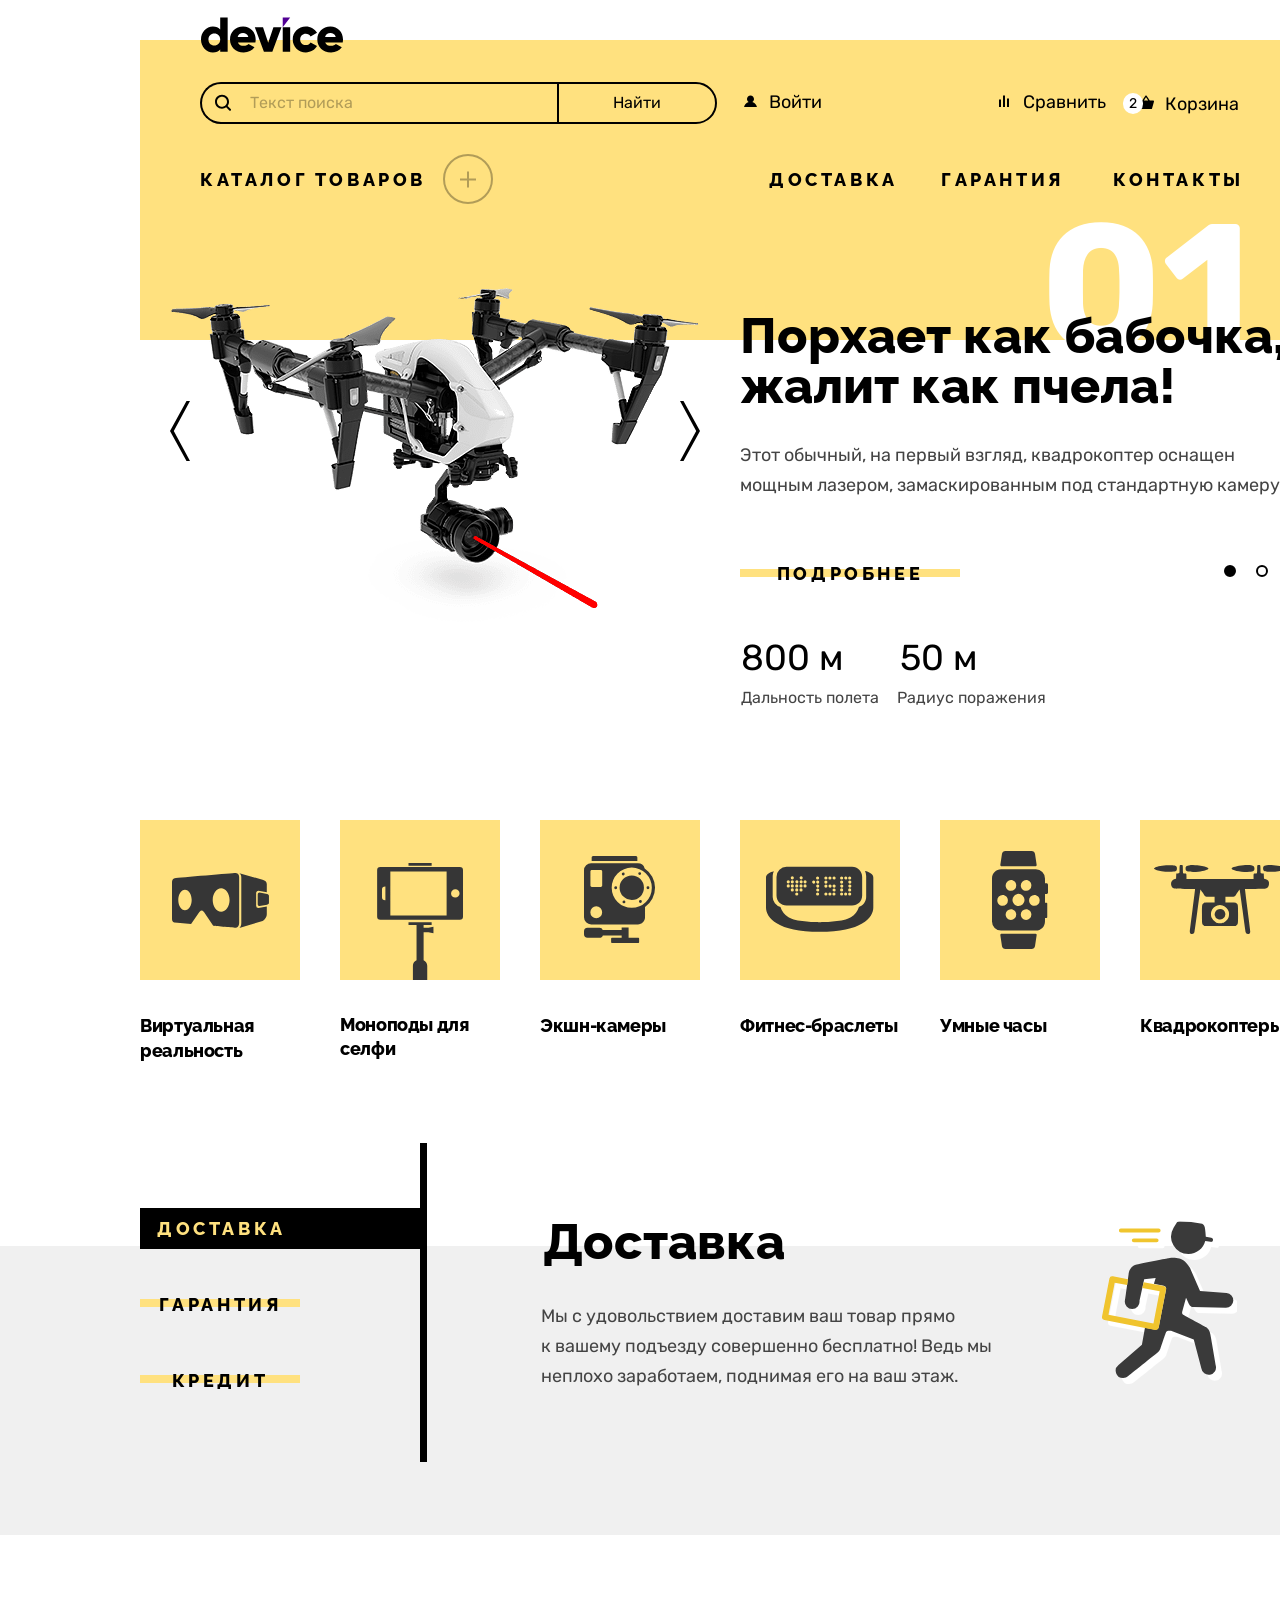
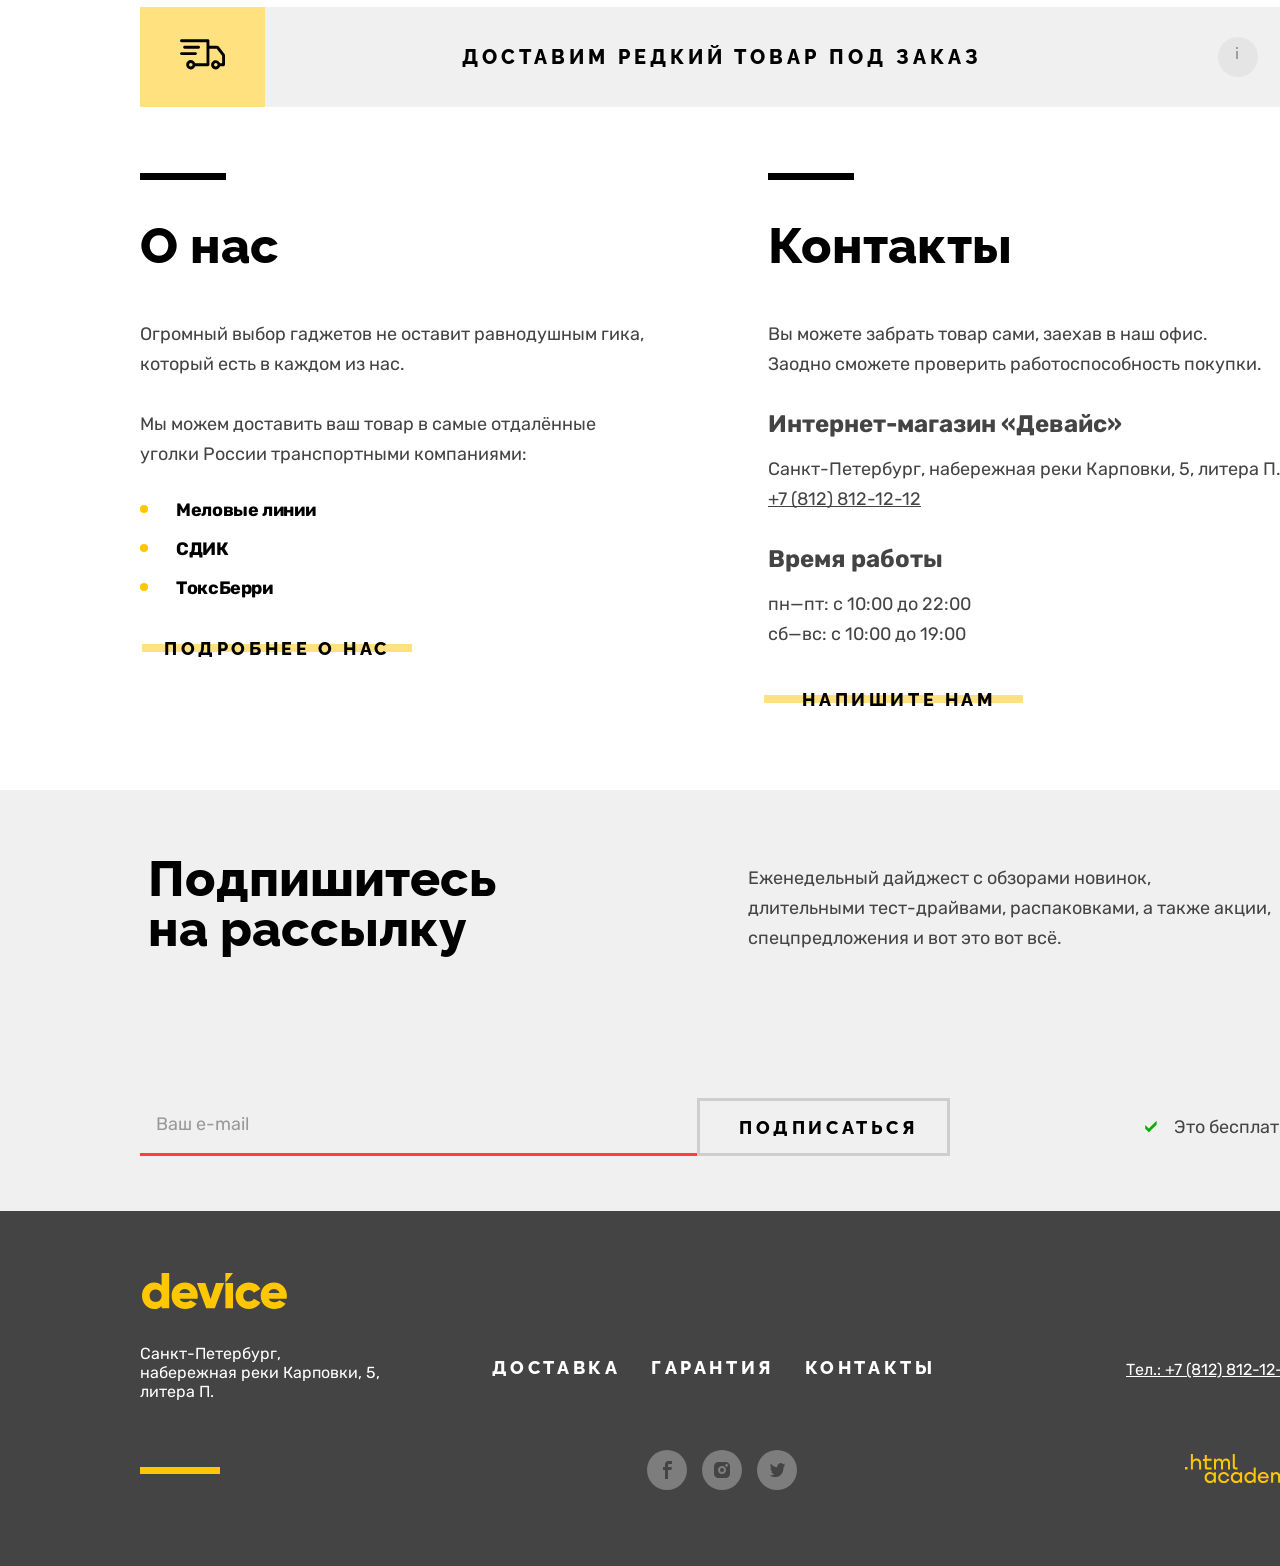
<file: index.html>
<!DOCTYPE html>
<html lang="ru">
  <head>
    <meta charset="utf-8">
    <title>HTML Academy: Девайс</title>
    <link rel="icon" type="image/png" sizes="32x32" href="images/favicon.png">
    <link rel="stylesheet" href="styles/styles.css">
  </head>
  <body>
    <header class="page-header">
      <div>
        <a class="navigation-link" href="#"><img src="images/header-images/logo-device-1.svg" width="145" height="36" alt="Логотип сайта."></a>
      </div>      
      <nav class="navigation"> 
        <ul class="navigation-list"> 
          <li class="navigator-item search">
            <form action="https://echo.htmlacademy.ru">
              <label>
                <input class="navigation-search-field" type="search" name="search-value" placeholder="Текст поиска">
                <svg class="navigation-icon" aria-hidden="true" focusable="false" width="16" height="17">
                  <path fill-rule="evenodd" clip-rule="evenodd" d="m15.7 15.002-3.1-3.1c.9-1.2 1.4-2.6 1.4-4.2 0-3.9-3.1-7-7-7s-7 3.1-7 7 3.1 7 7 7c1.6 0 3-.5 4.2-1.4l3.1 3.1c.2.2.4.3.7.3.6 0 1-.4 1-1 0-.2-.1-.5-.3-.7ZM2 7.702c0-2.8 2.2-5 5-5s5 2.2 5 5-2.2 5-5 5-5-2.2-5-5Z" />
                </svg>
              </label>
              <label class="label-input-form">
                <input class="input-form" type="submit" value="Найти">
              </label>    
            </form>
          </li>
          <li class="navigator-item come-in">        
            <a class="navigation-link" href="#">Войти</a>          
          </li>
          <li class="navigator-item compare">
            <a class="navigation-link" href="#">Сравнить</a>
          </li>
          <li class="navigator-item basket">
            <div class="in-the-basket">2</div>          
            <a class="navigation-link" href="#">Корзина</a>
            <div class="popover-basket popover-open">
              <h2 class="visually-hidden popover-title">Количество товара в корзине</h2>
              <div class="popover-content">
                <form class="basket-form" action="https://echo.htmlacademy.ru." method="post">
                  <ul class="basket-items-list">
                    <li class="bascet-item">
                      <a href="#">
                        <img class="product-card-image basket-image" src="images/catalog-images/product/product-1.jpg" width="39" height="43" alt="Любительская селфи-палка.">
                        <p class="basket-item-title">Любительская селфи-палка</p>
                      </a>                         
                      <button type="button" class="basket-item-button">
                        <span class="visually-hidden">Удалить из корзины.</span>
                      </button>
                    </li> 
                    <li class="bascet-item">
                      <a href="#">
                        <img class="product-card-image basket-image" src="images/catalog-images/product/product-2.jpg" width="39" height="43" alt="Профессиональная селфи-палка.">
                        <p class="basket-item-title">Профессиональная
                            селфи-палка</p>
                      </a>
                      <button type="button" class="basket-item-button">
                        <span class="visually-hidden">Удалить из корзины.</span>
                      </button>
                    </li>
                  </ul> 
                  <div class="basket-inputs">
                    <label class="basket-label">Товаров:<input class="number-product-input" type="number" value="2" name="number-product-input">
                    </label>
                    <label class="basket-label">Сумма:<input class="number-product-input" type="number" value="2000" name="price-product-input">₽
                    </label>
                  </div>
                    <button class="button-basket-form" type="submit">
                      <span class="visually-hidden">Открыть корзину.</span>Открыть корзину
                    </button>
                </form>
              </div>         
            </div>
          </li>
        </ul>       
        <ul class="navigation-list-user"> 
          <li class="navigator-item-user catalog-user"> 
            <a class="navigation-link-user" href="catalog.html">Каталог товаров</a>
            <button type="button">
              <span class="visually-hidden">Открыть каталог товаров.</span>
            </button>
            <ul class="catalog-user-list">
              <li class="catalog-user-item">
                <a class="catalog-user-link" href="#">Виртуальная реальность</a>
              </li>
              <li class="catalog-user-item">
                <a class="catalog-user-link" href="#">Фитнес-браслеты</a>
              </li>
              <li class="catalog-user-item">
                <a class="catalog-user-link" href="#">Квадрокоптеры</a>
              </li>
              <li class="catalog-user-item">
                <a class="catalog-user-link" href="#">Моноподы для cелфи</a>
              </li>
              <li class="catalog-user-item">
                <a class="catalog-user-link" href="#">Умные часы</a>
              </li>
              <li class="catalog-user-item">
                <a class="catalog-user-link" href="#">Экшн-камеры
                </a>
              </li>
            </ul>
          </li> 
          <li class="navigator-item-user service-user">
            <a class="navigation-link-user" href="#">Доставка</a>
          </li>
          <li class="navigator-item-user service-user">
            <a class="navigation-link-user" href="#">Гарантия</a>
          </li>
          <li class="navigator-item-user service-user">
            <a class="navigation-link-user" href="#">Контакты</a>
          </li>
        </ul> 
      </nav>
    </header>

    <main class="main-container main-index">
      <div class="page-container">
        <h1 class="visually-hidden">Интернет-магазин "Девайс"</h1>
        <h2 class="visually-hidden">Фотогалерея"</h2>                 
        <section class="gallery active-gallery">          
          <div class="slider-container">
            <button class="slider-button" type="button">
              <img class="slider-prev-press" src="images/main-images/left-arrow.svg" width="20" height="60" alt="Предыдущее фото.">
            </button>          
            <img class="slider-image" src="images/main-images/quadrocopter.png" width="560" height="560" alt="Образец девайся Квадрокоптер.">            
            <button class="slider-button" type="button">
              <img class="slider-next-press" src="images/main-images/right-arrow.svg" width="20" height="60" alt="Следующее фото."> 
            </button>
          </div>            
          <div class="short-description">
            <h2 class="visually-hidden">Описание девайса</h2>
            <ul class="namber-one-device-list">
              <li class="short-description-number-item">01</li> 
              <li class="short-description-figurative-description-item">Порхает как бабочка, жалит как пчела!</li> 
              <li class="short-description-device-description-item">Этот обычный, на первый взгляд, квадрокоптер оснащен мощным лазером, замаскированным под стандартную камеру.</li>
            </ul>         
            <div class="select-container">
              <button class="gallery-more" type="button">Подробнее</button>
              <form action="https://echo.htmlacademy.ru">
                <label class="select">
                  <span class="visually-hidden">Выбор описания девайса в галерее.</span>
                  <input class="visually-hidden select-input" type="radio" name="select" value="select-left" checked>               
                  <span class="select-control-mark"></span>
                </label>
                <label class="select">
                  <span class="visually-hidden">Выбор описания девайса в галерее.</span>
                  <input class="visually-hidden select-input" type="radio" name="select" value="select-center">                  
                  <span class="select-control-mark"></span>
                </label>
                <label class="select">
                  <span class="visually-hidden">Выбор описания девайса в галерее.</span>
                  <input class="visually-hidden select-input" type="radio" name="select" value="select-right">                  
                  <span class="select-control-mark"></span>
                </label>               
              </form>
            </div>
            <table class="short-description-slaider-table">
              <thead class="slider-table-head">
                <tr class="slider-table-row">
                  <th class="slider-table-row-title">Дальность полета</th>
                  <th class="slider-table-row-title">Радиус поражения</th>
                </tr>
              </thead>
              <tbody class="slider-table-body">
                <tr class="slider-table-row">
                  <td class="slider-table-meaning">800 м</td>
                  <td class="slider-table-meaning right-table">50 м</td>
                </tr>
              </tbody>
            </table>
          </div>
        </section>
        <section class="gallery">          
          <div class="slider-container">
            <button class="slider-button" type="button">
              <img class="slider-prev-press" src="images/main-images/left-arrow.svg" width="20" height="60" alt="Предыдущее фото.">
            </button>          
            <img class="slider-image" src="images/main-images/fitness-bracelet.png" width="560" height="560" alt="Образец девайся Фитнес браслет.">            
            <button class="slider-button" type="button">
              <img class="slider-next-press" src="images/main-images/right-arrow.svg" width="20" height="60" alt="Следующее фото."> 
            </button>
          </div>            
          <div class="short-description">
            <h2 class="visually-hidden">Описание девайса</h2>
            <ul class="namber-one-device-list">
              <li class="short-description-number-item">02</li> 
              <li class="short-description-figurative-description-item">Худеем <br>правильно!</li> 
              <li class="short-description-device-description-item">Мотивирующие фитнес-браслеты помогут найти в себе силы не пропускать занятия и соблюдать диету.</li>
            </ul>         
            <div class="select-container">
              <button class="gallery-more" type="button">Подробнее</button>
              <form action="https://echo.htmlacademy.ru">
                <label class="select">
                  <span class="visually-hidden">Выбор описания девайса в галерее.</span>
                  <input class="visually-hidden select-input" type="radio" name="select" value="select-left">               
                  <span class="select-control-mark"></span>
                </label>
                <label class="select">
                  <span class="visually-hidden">Выбор описания девайса в галерее.</span>
                  <input class="visually-hidden select-input" type="radio" name="select" value="select-center" checked>                  
                  <span class="select-control-mark"></span>
                </label>
                <label class="select">
                  <span class="visually-hidden">Выбор описания девайса в галерее.</span>
                  <input class="visually-hidden select-input" type="radio" name="select" value="select-right">                  
                  <span class="select-control-mark"></span>
                </label>               
              </form>
            </div>
            <table class="short-description-slaider-table">
              <thead class="slider-table-head">
                <tr class="slider-table-row">
                  <th class="slider-table-row-title">Дальность полета</th>
                  <th class="slider-table-row-title">Радиус поражения</th>
                </tr>
              </thead>
              <tbody class="slider-table-body">
                <tr class="slider-table-row">
                  <td class="slider-table-meaning">800 м</td>
                  <td class="slider-table-meaning">50 м</td>
                </tr>
              </tbody>
             </table>
          </div>       
        </section>
        <section class="gallery">          
          <div class="slider-container">
            <button class="slider-button" type="button">
            <img class="slider-prev-press" src="images/main-images/left-arrow.svg" width="20" height="60" alt="Предыдущее фото.">
            </button>        
            <img class="slider-image" src="images/main-images/selfie-stick.png" width="560" height="560" alt="Образец девайся Селфи палка.">          
            <button class="slider-button" type="button">
            <img class="slider-next-press" src="images/main-images/right-arrow.svg" width="20" height="60" alt="Следующее фото."> 
            </button>
          </div>          
          <div class="short-description">
            <h2 class="visually-hidden">Описание девайса</h2>
            <ul class="namber-one-device-list">
              <li class="short-description-number-item">03</li> 
              <li class="short-description-figurative-description-item">Делай селфи, как Бен Стиллер!</li> 
              <li class="short-description-device-description-item">Самая длинная палка для селфи доступна в нашем магазине. Восемь (Восемь, Карл!) метров длиной и весом всего 5 кг.
              </li>
            </ul>
            <div class="select-container">
              <button class="gallery-more" type="button">Подробнее</button>
              <form action="https://echo.htmlacademy.ru">
                <label class="select">
                  <span class="visually-hidden">Выбор описания девайса в галерее.</span>
                  <input class="visually-hidden select-input" type="radio" name="select" value="select-left">                
                  <span class="select-control-mark"></span>
                </label>
                <label class="select">
                  <span class="visually-hidden">Выбор описания девайса в галерее.</span>
                  <input class="visually-hidden select-input" type="radio" name="select" value="select-center">            
                  <span class="select-control-mark"></span>
                </label>
                <label class="select">
                  <span class="visually-hidden">Выбор описания девайса в галерее.</span>
                  <input class="visually-hidden select-input" type="radio" name="select" value="select-right" checked>    
                  <span class="select-control-mark"></span>
                </label>        
              </form>
            </div>
            <table class="short-description-slaider-table selfie-stick-table">
              <thead class="slider-table-head">
                <tr class="slider-table-row">
                  <th class="slider-table-row-title selfie-stick-title">Длина палки</th>
                  <th class="slider-table-row-title selfie-stick-title">Вес палки</th>
                  <th class="slider-table-row-title selfie-stick-title">Материал</th>
                </tr>
              </thead>
              <tbody class="slider-table-body">
                <tr class="slider-table-row">
                  <td class="slider-table-meaning selfi-stick-meaning">8,5 м</td>
                  <td class="slider-table-meaning selfi-stick-meaning">5 кг</td>
                  <td class="slider-table-meaning selfi-stick-meaning">Карбон</td>
                </tr>
              </tbody>
            </table>
          </div>
        </section>
        <section class="device">
          <h2 class="visually-hidden">Список девайсов</h2>
          <ul class="devace-list">
            <li class="devace-item">     
              <a class="devace-link" href="#">
                <img class="devace-images" src="images/main-images/device-list/device-1.svg" width="160" height="160" alt="Виртуальная реальность.">Виртуальная реальность
                </a> 
            </li> 
            <li class="devace-item">   
              <a class="devace-link" href="#">
                <img class="devace-images" src="images/main-images/device-list/device-2.svg" width="160" height="160" alt="Моноподы для селфи.">
                Моноподы для селфи</a> 
            </li>       
            <li class="devace-item">  
              <a class="devace-link" href="#">
                <img class="devace-images" src="images/main-images/device-list/device-3.svg" width="160" height="160" alt="Экшн-камеры.">
                Экшн-камеры</a> 
            </li>      
            <li class="devace-item">   
              <a class="devace-link" href="#">
                <img class="devace-images" src="images/main-images/device-list/device-4.svg" width="160" height="160" alt="Фитнес-браслеты.">
                Фитнес-браслеты</a>
            </li>
            <li class="devace-item">
              <a class="devace-link" href="#">
                <img class="devace-images" src="images/main-images/device-list/device-5.svg" width="160" height="160" alt="Умные часы.">
                Умные часы</a>
            </li>
            <li class="devace-item">      
              <a class="devace-link" href="#">
                <img class="devace-images" src="images/main-images/device-list/device-6.svg" width="160" height="160" alt="Квадрокоптеры.">
                Квадрокоптеры</a>
            </li> 
          </ul>
        </section>
        <section class="services active">
          <div>
            <h2 class="visually-hidden">Услуги</h2>
            <ul class="services-list">
              <li class="services-delivery-item">
                <a class="services-delivery" href="#">Доставка</a>
              </li>
              <li class="services-item">
                <a class="services-link" href="#">Гарантия</a>
              </li>
              <li class="services-item">
                <a class="services-link" href="#">Кредит</a>
              </li>
            </ul>
            <div class="delivery">
              <h3 class="service-description-delivery">Доставка</h3>
              <p class="short-description-device-description-item">Мы с удовольствием доставим ваш товар прямо<br>к вашему подъезду совершенно бесплатно! Ведь мы неплохо заработаем, поднимая его на ваш этаж.</p>
            </div>
            <img class="courier" src="images/main-images/delivery/delivery-man.svg" width="136" height="164" alt="Иконка курьера.">
          </div>        
        </section>
        <section class="services">
          <div>
            <h2 class="visually-hidden">Услуги</h2>
            <ul class="services-list">
              <li class="services-item">
                <a class="services-link" href="#">Доставка</a>
              </li>
              <li class="services-delivery-item">
                <a class="services-delivery" href="#">Гарантия</a>
              </li>
              <li class="services-item">
                <a class="services-link" href="#">Кредит</a>
              </li>
            </ul>  
            <div class="delivery">
              <h3 class="service-description-delivery">Гарантия</h3>
              <p class="short-description-device-description-item">Если из-за возгорания купленного у нас товара у вас
              сгорит дом — не переживайте, мы выдадим вам новый.
              Товар, не дом, конечно же.</p>
            </div>
            <img class="courier" src="images/main-images/warranty.svg" width="171" height="195" alt="Иконка гарантий.">
          </div>
        </section>
        <section class="services">
          <div>
            <h2 class="visually-hidden">Услуги</h2>
            <ul class="services-list">
              <li class="services-item">
                <a class="services-link" href="#">Доставка</a>
              </li>
              <li class="services-item">
                <a class="services-link" href="#">Гарантия</a>
              </li>
              <li class="services-delivery-item">
                <a class="services-delivery" href="#">Кредит</a>
              </li>
            </ul>
            <div class="delivery">
              <h3 class="service-description-delivery">Кредит</h3>
              <p class="short-description-device-description-item">Залезть в долговую яму стало проще! Кредитные консультанты подберут для вас наиболее выгодные условия кредита. Выгодные для банка, разумеется.</p>
            </div>
            <img class="courier" src="images/main-images/credit.svg" width="156" height="188" alt="Иконка кредит.">
          </div>   
        </section>
        <div class="order">
          <img class="order-icon" src="images/main-images/delivery/delivery-car.svg" width="47" height="31" alt="Иконка доставка грузовик.">
          <a class="order-link" href="#">Доставим редкий товар под заказ</a>
          <div>
            <svg class="order-icon-post" aria-hidden="true" focusable="false" width="2" height="12">
              <path fill-rule="evenodd" clip-rule="evenodd" d="M2 0H0v2h2V0ZM2 4H0v8h2V4Z" />
            </svg>
          </div>  
        </div>
        <div class="index-columns">
          <section class="about-us">
            <h2 class="about-us-title">О нас</h2>
            <p class="about-us-paragraph">Огромный выбор гаджетов не оставит равнодушным гика, который есть в каждом из нас.</p>
            <p class="about-us-paragraph">Мы можем доставить ваш товар в самые отдалённые уголки России транспортными компаниями:</p>
            <ul class="about-us-list">    
              <li class="about-us-item">
                <span class="about-us-name">Меловые линии</span>
              </li>
              <li class="about-us-item">
                <span class="about-us-name">СДИК</span>
              </li>  
              <li class="about-us-item">
                <span class="about-us-name">ТоксБерри</span>
              </li>  
            </ul>
            <a class="about-us-link" href="#">Подробнее о нас</a>
          </section>
          <section class="contacts">
            <h2 class="about-us-title">Контакты</h2>
            <p class="about-us-paragraph">Вы можете забрать товар сами, заехав в наш офис. Заодно сможете проверить работоспособность покупки.</p>
            <h3 class="contacts-subtitle">Интернет-магазин «Девайс»</h3>
            <address class="contacts-address">
              <p class="about-us-paragraph">Санкт-Петербург, набережная реки Карповки, 5, литера П.</p>
              <a class="contacts-phone-link" href="tel:+78128121212">+7 (812) 812-12-12</a>
            </address>      
            <h3 class="contacts-subtitle">Время работы</h3>
            <ul class="contacts-schedule-list">
              <li class="about-us-paragraph">пн—пт: с 10:00 до 22:00</li>
              <li class="about-us-paragraph">сб—вс: с 10:00 до 19:00</li>
            </ul>
            <a class="about-us-link" href="#">Напишите нам</a>
          </section>
        </div>      
        <section class="subscription">
          <div>
            <h2 class="visually-hidden">Подписка</h2>
            <div class="about-us-canteiner">
              <p class="about-us-title">Подпишитесь на рассылку</p>
              <p class="about-us-paragraph">Еженедельный дайджест с обзорами новинок, <br>длительными тест-драйвами, распаковками, а также акции, спецпредложения и вот это вот всё.</p>
            </div>
            <div class="about-us-canteiner">
              <form class="subscription-form" action="https://echo.htmlacademy.ru." method="post">
                <label>
                  <span class="visually-hidden">Введите Ваш email</span>
                  <input class="subscription-mail" type="email" name="subscription-mail" placeholder="Ваш e-mail" required>
                </label>
                <label class="visually-hidden" for="button">Подписаться</label> 
                <button class="button" type="submit" id="button">Подписаться</button>             
              </form>
              <div class="its-free">
                <img class="subscription-img" src="images/main-images/check-mark.svg" width="14" height="14" alt="галочка.">
                <span class="about-us-paragraph">Это бесплатно</span>
              </div>
            </div>
          </div> 
        </section>
      </div> 
    </main>

    <footer class="page-footer">
      <div class="page-footer-container">
        <div class="footer-logo-container">
          <a href="#"><img class="footer-logo" src="images/footer-images/logo-device-2.svg" width="145" height="36" alt="Логотип сайта."></a>
        </div> 
        <div class="footer-address-container">
          <section class="footer-address">
            <h2 class="visually-hidden">Адрес</h2>
            <address class="footer-contacts-address">
              Санкт-Петербург, набережная реки Карповки, 5, литера П.
            </address>  
          </section>
          <section class="fotter-scroll">
            <h2 class="visually-hidden">Список подвала</h2>
            <ul class="fotter-scroll-list">
              <li class="fotter-scroll-item"><a class="fotter-scroll-link" href="#">Доставка</a></li>
              <li class="fotter-scroll-item"><a class="fotter-scroll-link" href="#">Гарантия</a></li>
              <li class="fotter-scroll-item"><a class="fotter-scroll-link" href="#">Контакты</a></li>
            </ul>
          </section>
          <a class="footer-contacts-address-phone" href="tel:+78128121212">Тел.: +7 (812) 812-12-12</a>
        </div> 
        <div class="footer-social-container">
          <img class="footer-line" src="images/footer-images/yellow-line.svg" width="80" height="7" alt="желтый отрезок.">
          <section class="footer-social">
            <h2 class="visually-hidden">Соц сети</h2>
            <ul class="footer-social-list">
              <li class="footer-social-item">
                <a class="social-link" href="https://www.facebook.com/htmlacademy">
                  <span class="visually-hidden">Фейсбук.</span>             
                </a>
              </li>
              <li class="footer-social-item">
                <a class="social-link" href="https://www.instagram.com/htmlacademy/">
                  <span class="visually-hidden">Инстаграм.</span>
                </a>              
              </li>
              <li class="footer-social-item">
                <a class="social-link" href="https://twitter.com/htmlacademy_ru">
                  <span class="visually-hidden">Твиттер.</span>
                </a>     
              </li>
            </ul>
          </section>
          <a class="htmlacademy-link" href="https://htmlacademy.ru/">
            <span class="visually-hidden">Ссылка на сайт htmlacademy.</span>
            <svg aria-hidden="true" focusable="false" width="115" height="33">
              <path fill-rule="evenodd" clip-rule="evenodd" d="M0 12.9v2.6h2.5v-2.6H0ZM11.6 4.5c-1.6 0-2.8.7-3.6 1.7h-.1V0h-2v15.5h2v-5.3c0-2.1 1.3-3.6 3.3-3.6 1.8 0 2.9 1.4 2.9 3.2v5.7h2V9.4c.1-3-1.8-4.9-4.5-4.9ZM26.6 4.8h-4.8V1.1h-2v3.8h-1.9v2h1.9v6c0 1.7 1 2.7 2.7 2.7h4.1v-2h-3.7c-.7 0-1.1-.4-1.1-1.1V6.8h4.8v-2ZM41.1 4.6c-1.6 0-2.9.8-3.5 2.1h-.1c-.6-1.2-1.8-2.1-3.4-2.1-1.4 0-2.5.8-3.1 1.8h-.1V4.8H29v10.6h2V10c0-2 1-3.5 2.6-3.5 1.5 0 2.4 1 2.4 2.6v6.3h2V9.8c0-2.4 1.4-3.3 2.6-3.3 1.5 0 2.4 1 2.4 2.6v6.3h2V8.9c.1-2.5-1.4-4.3-3.9-4.3ZM47.8 12.7c0 1.7 1 2.7 2.8 2.7h2v-2h-1.7c-.7 0-1.1-.4-1.1-1.1V0h-2v12.7ZM28.9 19.7c-.9-1.1-2.2-1.8-3.9-1.8-3.1 0-5.4 2.3-5.4 5.6s2.3 5.6 5.4 5.6c1.8 0 3-.8 3.8-1.9h.1v1.6h2V18.2h-2v1.5Zm-3.6 7.4c-2.2 0-3.6-1.6-3.6-3.6s1.4-3.6 3.6-3.6 3.6 1.6 3.6 3.6c0 1.9-1.4 3.6-3.6 3.6ZM44.2 22c-.5-2.4-2.6-4.1-5.4-4.1a5.4 5.4 0 0 0-5.6 5.6c0 3.1 2.2 5.6 5.6 5.6 2.8 0 4.9-1.8 5.4-4.2h-2.1a3.4 3.4 0 0 1-3.3 2.3c-2.2 0-3.6-1.6-3.6-3.6s1.4-3.6 3.6-3.6c1.6 0 2.8 1 3.3 2.2h2.1V22ZM55.1 19.7c-.9-1.1-2.2-1.8-3.9-1.8-3.1 0-5.4 2.3-5.4 5.6s2.3 5.6 5.4 5.6c1.8 0 3-.8 3.8-1.9h.1v1.6h2V18.2h-2v1.5Zm-3.6 7.4c-2.2 0-3.6-1.6-3.6-3.6s1.4-3.6 3.6-3.6 3.6 1.6 3.6 3.6c0 1.9-1.5 3.6-3.6 3.6ZM68.7 19.8c-.9-1.1-2.2-1.9-3.9-1.9-3.1 0-5.4 2.3-5.4 5.6s2.2 5.6 5.4 5.6c1.7 0 3-.8 3.8-1.8h.1v1.5h2V13.4h-2v6.4Zm-3.6 7.3c-2.2 0-3.6-1.6-3.6-3.6s1.4-3.6 3.6-3.6 3.6 1.6 3.6 3.6c-.1 2-1.5 3.6-3.6 3.6ZM78.3 17.9c-3.3 0-5.5 2.5-5.5 5.6 0 3 2.1 5.6 5.5 5.6 2.5 0 4.5-1.3 5.2-3.6h-2.1c-.5 1-1.6 1.6-3 1.6-1.9 0-3.3-1.3-3.4-2.9h8.8c.2-3.6-2-6.3-5.5-6.3Zm0 1.9c1.7 0 3 1 3.3 2.6h-6.5c.3-1.5 1.5-2.6 3.2-2.6ZM98.2 17.9c-1.6 0-2.9.8-3.6 2h-.1c-.6-1.2-1.8-2-3.4-2-1.4 0-2.5.7-3.1 1.8v-1.5h-1.9v10.6h2v-5.4c0-2 1-3.4 2.6-3.5 1.5 0 2.4 1 2.4 2.6v6.3h2v-5.6c0-2.4 1.4-3.3 2.6-3.3 1.5 0 2.4 1 2.4 2.6v6.3h2v-6.5c.1-2.6-1.4-4.4-3.9-4.4ZM109.4 27l-3.6-8.9h-2.2l4.8 11.6c-.3.9-.7 1.2-1.7 1.2h-2.5v2h2.5c1.8 0 2.8-.8 3.5-2.6l4.7-12.2h-2.1l-3.4 8.9Z"/>
            </svg>   
          </a>
        </div>   
      </div>
    </footer>

    <div class="modal-container modal-container-close">
      <div class="modal modal-auth">
        <button class="modal-close-button">
          <span class="visually-hidden">Закрыть.</span>
        </button>
        <section class="modal-content">
          <h2 class="modal-title">Доставка под заказ</h2>
          <form action="https://echo.htmlacademy.ru/" method="post">
            <div class="auth-form">
              <div class="field-group field-icon">
                <h3 class="auth-form-title">Ваше имя:</h3>
                <label for="auth-form-name">
                  <span class="visually-hidden">Добавьте имя.</span>
                </label>
                  <input class="auth-form-field field" type="text" id="auth-form-name" name="auth-form-name" placeholder="Введите имя" required>
                  <span>Добавьте имя</span>
              </div>
              <div class="field-group field-icon">
                <h3 class="auth-form-title">Ваш e-mail:</h3> 
                <input class="auth-form-field field" type="email" id="auth-form-mail" name="auth-form-mail" placeholder="почта" required>
                <label for="auth-form-mail">
                  <span class="visually-hidden">Введите электронную почту.</span>
                </label>             
                <span>Забавный у вас адрес</span> 
              </div>
            </div> 
            <div class="auth-bring-container">
              <div class="auth-form">
                <div class="field-group">
                  <h3 class="auth-form-title">Что нужно привезти:</h3>
                  <label class="visually-hidden" for="auth-form-bring">Что нужно привезти</label>
                  <input class="auth-form-field field" type="text" id="auth-form-bring" name="auth-form-bring" placeholder="В свободной форме" required>
                </div>
              </div>
              <div class="meaning-title-container">
                <h3 class="auth-form-title meaning-title">Количество:</h3>
                <div class="popover popover-auth popover-open">
                  <h2 class="visually-hidden popover-title">Количество товара</h2>
                  <button class="popover-close-button visually-hidden">
                    <span class="visually-hidden">Закрыть.</span>
                  </button>
                  <div class="popover-content">
                    <p>
                      Постараемся найти, сколько нужно. Привезём сколько получится по требованиям к провозу багажа.
                    </p>
                  </div>                  
                </div>
                <div class="auth-meaning-container">    
                  <button class="auth-meaning meaning-min" type="button">
                    <span class="visually-hidden">Изменить минимальное значение.</span>
                  </button>
                  <label for="meaning-namber">
                    <span class="visually-hidden">Количество выбранного товара.</span>
                    <input class="auth-input" type="number" value="1" name="auth-input" id="meaning-namber">
                  </label>
                  <button class="auth-meaning meaning-max" type="button">
                    <span class="visually-hidden">Изменить максимальное значение.</span>
                  </button>      
                </div>
              </div>        
            </div>
            <button class="gallery-more auth-more" type="submit">Отправить</button>
          </form>
        </section>
      </div>
    </div>

  </body>
</html>
</file>
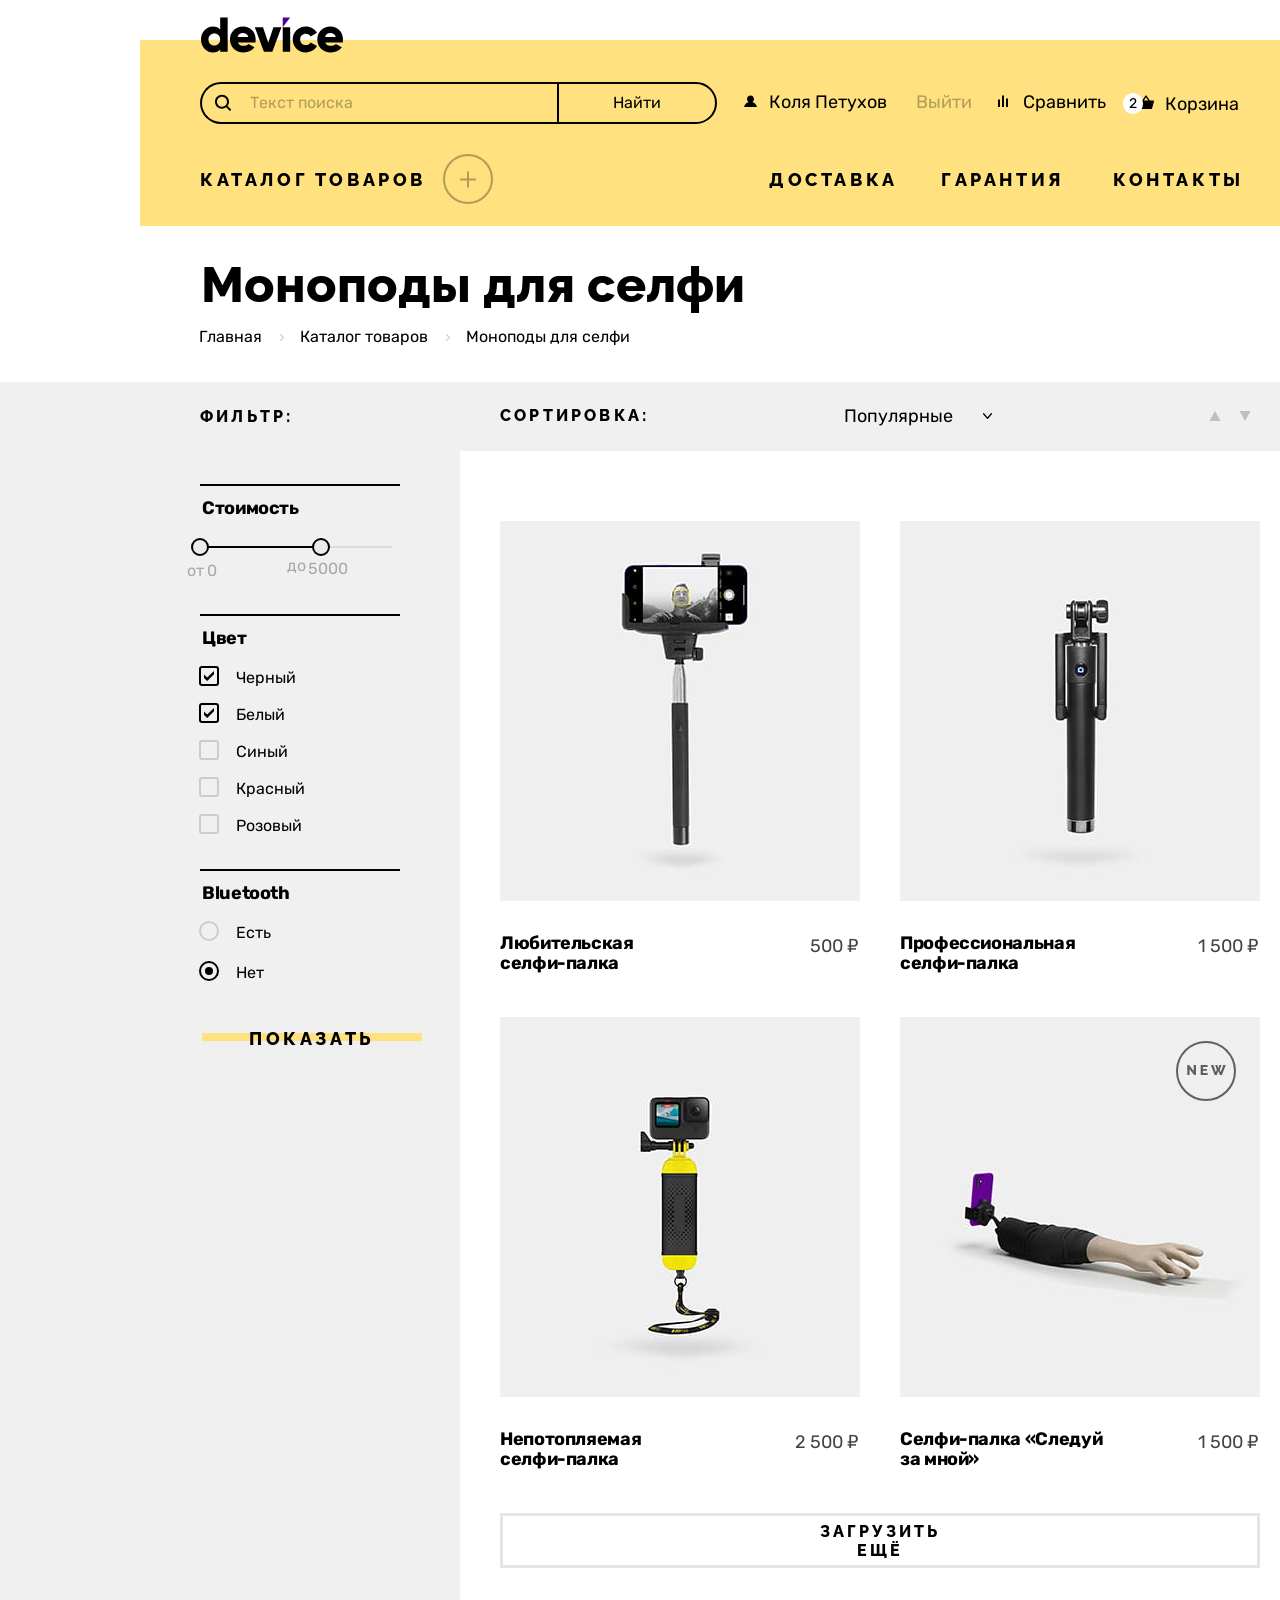
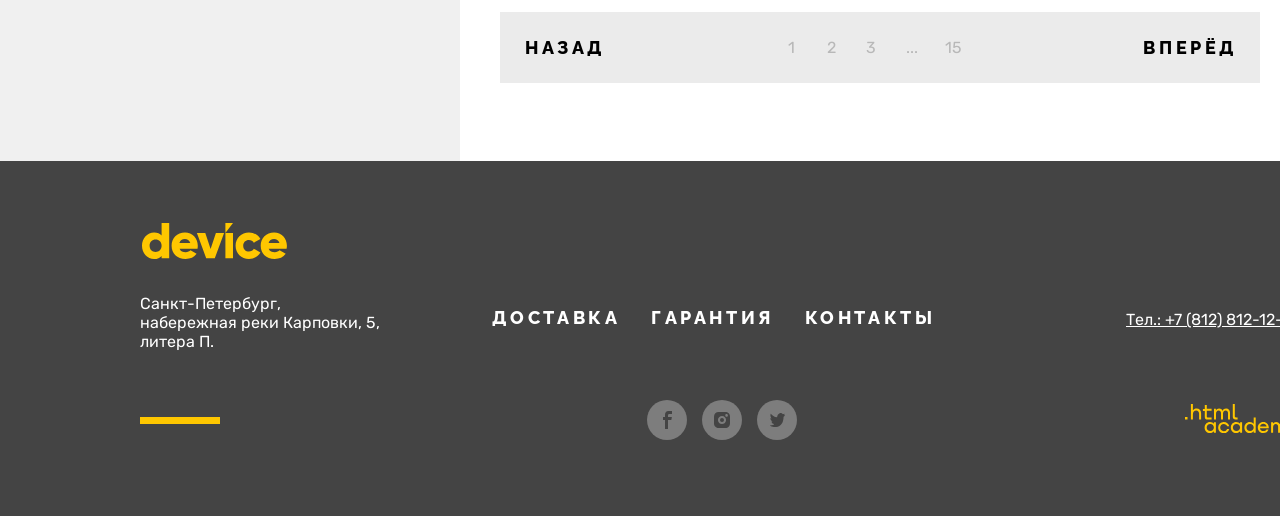
<file: catalog.html>
<!DOCTYPE html>
<html lang="ru">
<head>
    <meta charset="UTF-8">
    <title>Каталог</title>
    <link rel="icon" type="image/png" sizes="32x32" href="images/favicon.png">
    <link rel="stylesheet" href="styles/styles.css">
</head>
<body>
  <header class="page-header page-header-catalog">
    <div>
      <a class="navigation-link" href="#"><img src="images/header-images/logo-device-1.svg" width="145" height="36" alt="Логотип сайта."></a>
    </div>
    <nav class="navigation"> 
      <ul class="navigation-list"> 
        <li class="navigator-item search">
          <form action="https://echo.htmlacademy.ru">
            <label>
              <input class="navigation-search-field" type="search" name="search-value" placeholder="Текст поиска">
              <svg class="navigation-icon" aria-hidden="true" focusable="false" width="16" height="17">
                <path fill-rule="evenodd" clip-rule="evenodd" d="m15.7 15.002-3.1-3.1c.9-1.2 1.4-2.6 1.4-4.2 0-3.9-3.1-7-7-7s-7 3.1-7 7 3.1 7 7 7c1.6 0 3-.5 4.2-1.4l3.1 3.1c.2.2.4.3.7.3.6 0 1-.4 1-1 0-.2-.1-.5-.3-.7ZM2 7.702c0-2.8 2.2-5 5-5s5 2.2 5 5-2.2 5-5 5-5-2.2-5-5Z" />
              </svg>
            </label>
            <label class="label-input-form">
              <input class="input-form" type="submit" value="Найти">
            </label>    
          </form>
        </li>
        <li class="navigator-item come-in">   
          <a class="navigation-link" href="#">Коля Петухов</a>
        </li>
        <li class="navigator-item exit-item">
          <a class="navigation-link exit" href="#">Выйти</a>
        </li>
        <li class="navigator-item compare">    
          <a class="navigation-link" href="#">Сравнить</a>
        </li>
        <li class="navigator-item basket">
          <div class="in-the-basket">2</div>   
            <a class="navigation-link" href="#">Корзина</a>
            <div class="popover-basket popover-open">
              <h2 class="visually-hidden popover-title">Количество товара в корзине</h2>
              <div class="popover-content">
                <form class="basket-form" action="https://echo.htmlacademy.ru." method="post">
                  <ul class="basket-items-list">
                    <li class="bascet-item">
                      <a href="#">
                        <img class="product-card-image basket-image" src="images/catalog-images/product/product-1.jpg" width="39" height="43" alt="Любительская селфи-палка.">
                        <p class="basket-item-title">Любительская селфи-палка</p>
                      </a>                         
                      <button type="button" class="basket-item-button">
                        <span class="visually-hidden">Удалить из корзины.</span>
                      </button>
                    </li> 
                    <li class="bascet-item">
                      <a href="#">
                        <img class="product-card-image basket-image" src="images/catalog-images/product/product-2.jpg" width="39" height="43" alt="Профессиональная селфи-палка.">
                        <p class="basket-item-title">Профессиональная
                            селфи-палка</p>
                      </a>
                      <button type="button" class="basket-item-button">
                        <span class="visually-hidden">Удалить из корзины.</span>
                      </button>
                    </li>
                  </ul> 
                  <div class="basket-inputs">
                    <label class="basket-label">Товаров:<input class="number-product-input" type="number" value="2" name="number-product-input">
                    </label>
                    <label class="basket-label">Сумма:<input class="number-product-input" type="number" value="2000" name="price-product-input">₽
                    </label>
                  </div>
                    <button class="button-basket-form" type="submit">
                      <span class="visually-hidden">Открыть корзину.</span>Открыть корзину
                    </button>
                </form>
              </div>           
            </div>
        </li>
      </ul> 
      <ul class="navigation-list-user"> 
        <li class="navigator-item-user catalog-user"> 
          <a class="navigation-link-user" href="catalog.html">Каталог товаров</a>
          <button type="button">
            <span class="visually-hidden">Открыть каталог товаров.</span>
          </button>
          <ul class="catalog-user-list">
            <li class="catalog-user-item">
              <a class="catalog-user-link" href="#">Виртуальная реальность</a>
            </li>
            <li class="catalog-user-item">
              <a class="catalog-user-link" href="#">Фитнес-браслеты</a>
            </li>
            <li class="catalog-user-item">
              <a class="catalog-user-link" href="#">Квадрокоптеры</a>
            </li>
            <li class="catalog-user-item">
              <a class="catalog-user-link" href="#">Моноподы для cелфи</a>
            </li>
            <li class="catalog-user-item">
              <a class="catalog-user-link" href="#">Умные часы</a>
            </li>
            <li class="catalog-user-item">
              <a class="catalog-user-link" href="#">Экшн-камеры
              </a>
            </li>
          </ul>
        </li> 
        <li class="navigator-item-user service-user">
          <a class="navigation-link-user" href="#">Доставка</a>
        </li>
        <li class="navigator-item-user service-user">
          <a class="navigation-link-user" href="#">Гарантия</a>
        </li>
        <li class="navigator-item-user service-user">
          <a class="navigation-link-user" href="#">Контакты</a>
        </li>
      </ul> 
    </nav>
  </header>

  <main class="catalog main-container">
    <div>
      <h1 class="about-us-title monopod-header">Моноподы для селфи</h1>
      <ul class="monopods-list">
        <li class="monopods-item">
          <a class="monopods-link" href="index.html">Главная</a>
        </li>
        <li class="monopods-item">
          <a class="monopods-link" href="#">Каталог товаров</a>
        </li>
        <li class="monopods-item">
          <a class="monopods-link" href="#">Моноподы для селфи</a>
        </li>
      </ul>
    </div>   
    <section class="filter">
      <div class="filter-container">
        <div>
          <h2 class="filter-title">фильтр:</h2>
          <form class="catalorg-filter" action="https://echo.htmlacademy.ru/" method="get">
            <fieldset class="catalog-filter-group">
              <legend class="about-us-name">Стоимость</legend>
                <div class="price-range">
                  <div class="range-scale">
                    <div class="range-bar" style="right: 72px; width: 119px">
                      <button class="range-toggle toggle-min" type="button">
                        <span class="visually-hidden">Изменить минимальную цену.</span>
                      </button>
                      <button class="range-toggle toggle-max" type="button">
                        <span class="visually-hidden">Изменить максимальную цену.</span>
                      </button>
                    </div>
                  </div>
                  <div class="range-wrapper-inputs">
                    <label class="catalog-filter-label">
                      от <input class="range-input" type="number" value="0" name="min-price">
                    </label>
                    <label class="catalog-filter-label">
                      до <input class="range-input" type="number" value="5000" name="max-price">
                    </label>
                  </div>
                  <div></div>
                </div>
            </fieldset>
            <fieldset class="catalog-filter-group">
              <legend class="about-us-name">Цвет</legend>
                <ul class="catalog-filter-list">
                  <li class="catalog-filter-item">
                    <label class="control">
                      <input class="visually-hidden control-input" type="checkbox" name="black" checked>
                      <span class="control-mark"></span>
                      <span class="control-label">Черный</span>
                    </label>
                  </li>
                  <li class="catalog-filter-item">
                    <label class="control">
                      <input class="visually-hidden control-input" type="checkbox" name="white" checked>
                      <span class="control-mark"></span>
                      <span class="control-label">Белый</span>
                    </label>
                  </li>
                  <li class="catalog-filter-item">
                    <label class="control">
                      <input class="visually-hidden control-input" type="checkbox" name="blue">
                      <span class="control-mark"></span>
                      <span class="control-label">Синый</span>
                    </label>
                  </li>
                  <li class="catalog-filter-item">
                    <label class="control">
                      <input class="visually-hidden control-input" type="checkbox" name="red">
                      <span class="control-mark"></span>
                      <span class="control-label">Красный</span>
                    </label>
                  </li>
                  <li class="catalog-filter-item">
                    <label class="control">
                      <input class="visually-hidden control-input" type="checkbox" name="pink">
                      <span class="control-mark"></span>
                      <span class="control-label">Розовый</span>
                    </label>
                  </li>
                </ul>
            </fieldset>
            <fieldset class="catalog-filter-group">
              <legend class="about-us-name">Bluetooth</legend>
                <ul class="catalog-filter-list">
                  <li class="catalog-filter-item filter-item-radio">
                    <label class="control">
                      <input class="visually-hidden control-input" type="radio" name="bluetooth" value="there-is">
                      <span class="control-mark"></span>
                      <span class="control-label">Есть</span>
                    </label>
                  </li>
                  <li class="catalog-filter-item">
                    <label class="control">
                      <input class="visually-hidden control-input" type="radio" name="bluetooth" value="no" checked>
                      <span class="control-mark"></span>
                      <span class="control-label">Нет</span>
                    </label>
                  </li>
                </ul>
            </fieldset>
            <button class="about-us-link" type="submit">Показать</button>
          </form>
        </div>
        <section class="sorting">
          <div class="sorting-header">
            <h2 class="filter-title">сортировка:</h2>
            <div class="sorting-select sorting-type">
              <select class="select-control" name="сортировка:">
                <option value="popular">Популярные</option>
                <option value="cheap">Не дорогие</option>
                <option value="expensive">Акция</option> 
              </select>
            </div>
            <div>
              <button class="button-sorting" type="submit">
                <span class="visually-hidden">Стрелка вверх выбор продукции</span>
                <svg aria-hidden="true" focusable="false" width="30" height="30">
                  <path fill-rule="evenodd" clip-rule="evenodd" d="m15 10 5.5 10h-11"/>
                </svg>
              </button>
              <button class="button-sorting" type="submit">
                <span class="visually-hidden">Стрелка вниз выбор продукции.</span>
                <svg aria-hidden="true" focusable="false" width="30" height="30">
                  <path fill-rule="evenodd" clip-rule="evenodd" d="m15 10 5.5 10h-11"/>
                </svg>
              </button>
            </div>
          </div>
          <div class="product">
            <ul class="product-list">
              <li class="product-card">
                <a class="product-card-link" href="#">
                  <img class="product-card-image" src="images/catalog-images/product/product-1.jpg" width="360" height="380" alt="Любительская селфи-палка.">
                  <h3 class="about-us-name">Любительская<br> селфи-палка</h3>
                  <span class="product-card-price">500 ₽</span>
                  <span class="product-more">подробнее</span>                  
                </a>
              </li>
              <li class="product-card">
                <a class="product-card-link" href="#">
                  <img class="product-card-image" src="images/catalog-images/product/product-2.jpg" width="360" height="380" alt="Профессиональная селфи-палка.">
                  <h3 class="about-us-name">Профессиональная селфи-палка </h3>
                  <span class="product-card-price">1 500 ₽</span>
                  <span class="product-more">подробнее</span>
                </a> 
              </li>
              <li class="product-card">
                <a class="product-card-link" href="#">
                  <img class="product-card-image" src="images/catalog-images/product/product-3.jpg" width="360" height="380" alt="Непотопляемая селфи-палка.">
                  <h3 class="about-us-name">Непотопляемая<br> селфи-палка </h3>
                  <span class="product-card-price">2 500 ₽</span>
                  <span class="product-more">подробнее</span>
                </a>
              </li>
              <li class="product-card">
                <a class="product-card-link" href="#">
                  <img class="product-card-image" src="images/catalog-images/product/product-4.jpg" width="360" height="380" alt="Селфи-палка «Следуй за мной».">  
                  <h3 class="about-us-name">Селфи-палка «Следуй за мной» </h3>
                  <span class="product-card-price">1 500 ₽</span>
                  <span class="product-more">подробнее</span>
                  <span class="new"></span>
                </a>
              </li>
            </ul>   
            <button class="button-product" type="submit">загрузить ещё</button>
            <div class="pagination-container">
              <ul class="pagination">
                <li class="pagination-item">
                  <a class="pagination-link pagination-disabled" href="#">Назад</a>
                </li>
                <li>
                  <ul class="pagination-list-container">
                    <li class="pagination-item">
                      <a class="pagination-link-namber" href="#">1</a>
                    </li>
                    <li class="pagination-item">
                      <a class="pagination-link-namber" href="#">2</a>
                    </li>
                    <li class="pagination-item">
                      <a class="pagination-link-namber" href="#">3</a>
                    </li>
                    <li class="pagination-item">
                      <span class="pagination-link-namber">...</span>
                    </li>
                    <li class="pagination-item">
                      <a class="pagination-link-namber pagination-link-namber-ten" href="#">15</a>
                    </li>
                  </ul>
                </li>
                <li class="pagination-item">
                  <a class="pagination-link" href="#">Вперёд</a>
                </li>
              </ul>
            </div>  
          </div>
        </section>
      </div>
    </section>
  </main>

  <footer class="page-footer">
    <div class="page-footer-container">
      <div class="footer-logo-container">
        <a href="#"><img class="footer-logo" src="images/footer-images/logo-device-2.svg" width="145" height="36" alt="Логотип сайта."></a>
      </div> 
      <div class="footer-address-container">
        <section class="footer-address">
          <h2 class="visually-hidden">Адрес</h2>
          <address class="footer-contacts-address">
            Санкт-Петербург, набережная реки Карповки, 5, литера П.
          </address>  
        </section>
        <section class="fotter-scroll">
          <h2 class="visually-hidden">Список подвала</h2>
          <ul class="fotter-scroll-list">
            <li class="fotter-scroll-item"><a class="fotter-scroll-link" href="#">Доставка</a></li>
            <li class="fotter-scroll-item"><a class="fotter-scroll-link" href="#">Гарантия</a></li>
            <li class="fotter-scroll-item"><a class="fotter-scroll-link" href="#">Контакты</a></li>
          </ul>
        </section>
        <a class="footer-contacts-address-phone" href="tel:+78128121212">Тел.: +7 (812) 812-12-12</a>
      </div> 
      <div class="footer-social-container">
        <img class="footer-line" src="images/footer-images/yellow-line.svg" width="80" height="7" alt="желтый отрезок.">
        <section class="footer-social">
          <h2 class="visually-hidden">Соц сети</h2>
          <ul class="footer-social-list">
            <li class="footer-social-item">
              <a class="social-link" href="https://www.facebook.com/htmlacademy">
                <span class="visually-hidden">Фейсбук.</span>             
              </a>
            </li>
            <li class="footer-social-item">
              <a class="social-link" href="https://www.instagram.com/htmlacademy/">
                <span class="visually-hidden">Инстаграм.</span>
              </a>              
            </li>
            <li class="footer-social-item">
              <a class="social-link" href="https://twitter.com/htmlacademy_ru">
                <span class="visually-hidden">Твиттер.</span>
              </a>     
            </li>
          </ul>
        </section>
        <a class="htmlacademy-link" href="https://htmlacademy.ru/">
          <span class="visually-hidden">Ссылка на сайт htmlacademy.</span>
          <svg aria-hidden="true" focusable="false" width="115" height="33">
            <path fill-rule="evenodd" clip-rule="evenodd" d="M0 12.9v2.6h2.5v-2.6H0ZM11.6 4.5c-1.6 0-2.8.7-3.6 1.7h-.1V0h-2v15.5h2v-5.3c0-2.1 1.3-3.6 3.3-3.6 1.8 0 2.9 1.4 2.9 3.2v5.7h2V9.4c.1-3-1.8-4.9-4.5-4.9ZM26.6 4.8h-4.8V1.1h-2v3.8h-1.9v2h1.9v6c0 1.7 1 2.7 2.7 2.7h4.1v-2h-3.7c-.7 0-1.1-.4-1.1-1.1V6.8h4.8v-2ZM41.1 4.6c-1.6 0-2.9.8-3.5 2.1h-.1c-.6-1.2-1.8-2.1-3.4-2.1-1.4 0-2.5.8-3.1 1.8h-.1V4.8H29v10.6h2V10c0-2 1-3.5 2.6-3.5 1.5 0 2.4 1 2.4 2.6v6.3h2V9.8c0-2.4 1.4-3.3 2.6-3.3 1.5 0 2.4 1 2.4 2.6v6.3h2V8.9c.1-2.5-1.4-4.3-3.9-4.3ZM47.8 12.7c0 1.7 1 2.7 2.8 2.7h2v-2h-1.7c-.7 0-1.1-.4-1.1-1.1V0h-2v12.7ZM28.9 19.7c-.9-1.1-2.2-1.8-3.9-1.8-3.1 0-5.4 2.3-5.4 5.6s2.3 5.6 5.4 5.6c1.8 0 3-.8 3.8-1.9h.1v1.6h2V18.2h-2v1.5Zm-3.6 7.4c-2.2 0-3.6-1.6-3.6-3.6s1.4-3.6 3.6-3.6 3.6 1.6 3.6 3.6c0 1.9-1.4 3.6-3.6 3.6ZM44.2 22c-.5-2.4-2.6-4.1-5.4-4.1a5.4 5.4 0 0 0-5.6 5.6c0 3.1 2.2 5.6 5.6 5.6 2.8 0 4.9-1.8 5.4-4.2h-2.1a3.4 3.4 0 0 1-3.3 2.3c-2.2 0-3.6-1.6-3.6-3.6s1.4-3.6 3.6-3.6c1.6 0 2.8 1 3.3 2.2h2.1V22ZM55.1 19.7c-.9-1.1-2.2-1.8-3.9-1.8-3.1 0-5.4 2.3-5.4 5.6s2.3 5.6 5.4 5.6c1.8 0 3-.8 3.8-1.9h.1v1.6h2V18.2h-2v1.5Zm-3.6 7.4c-2.2 0-3.6-1.6-3.6-3.6s1.4-3.6 3.6-3.6 3.6 1.6 3.6 3.6c0 1.9-1.5 3.6-3.6 3.6ZM68.7 19.8c-.9-1.1-2.2-1.9-3.9-1.9-3.1 0-5.4 2.3-5.4 5.6s2.2 5.6 5.4 5.6c1.7 0 3-.8 3.8-1.8h.1v1.5h2V13.4h-2v6.4Zm-3.6 7.3c-2.2 0-3.6-1.6-3.6-3.6s1.4-3.6 3.6-3.6 3.6 1.6 3.6 3.6c-.1 2-1.5 3.6-3.6 3.6ZM78.3 17.9c-3.3 0-5.5 2.5-5.5 5.6 0 3 2.1 5.6 5.5 5.6 2.5 0 4.5-1.3 5.2-3.6h-2.1c-.5 1-1.6 1.6-3 1.6-1.9 0-3.3-1.3-3.4-2.9h8.8c.2-3.6-2-6.3-5.5-6.3Zm0 1.9c1.7 0 3 1 3.3 2.6h-6.5c.3-1.5 1.5-2.6 3.2-2.6ZM98.2 17.9c-1.6 0-2.9.8-3.6 2h-.1c-.6-1.2-1.8-2-3.4-2-1.4 0-2.5.7-3.1 1.8v-1.5h-1.9v10.6h2v-5.4c0-2 1-3.4 2.6-3.5 1.5 0 2.4 1 2.4 2.6v6.3h2v-5.6c0-2.4 1.4-3.3 2.6-3.3 1.5 0 2.4 1 2.4 2.6v6.3h2v-6.5c.1-2.6-1.4-4.4-3.9-4.4ZM109.4 27l-3.6-8.9h-2.2l4.8 11.6c-.3.9-.7 1.2-1.7 1.2h-2.5v2h2.5c1.8 0 2.8-.8 3.5-2.6l4.7-12.2h-2.1l-3.4 8.9Z"/>
          </svg>   
        </a>
      </div>   
    </div>
  </footer>

  <div class="modal-container modal-container-close">
    <div class="modal modal-auth">
      <button class="modal-close-button">
        <span class="visually-hidden">Закрыть.</span>
      </button>
      <section class="modal-content">
        <h2 class="modal-title">Доставка под заказ</h2>
        <form action="https://echo.htmlacademy.ru/" method="post">
          <div class="auth-form">
            <div class="field-group field-icon">
              <h3 class="auth-form-title">Ваше имя:</h3>
              <label for="auth-form-name">
                <span class="visually-hidden">Добавьте имя.</span>
              </label>
                <input class="auth-form-field field" type="text" id="auth-form-name" name="auth-form-name" placeholder="Введите имя" required>
                <span>Добавьте имя</span>
            </div>
            <div class="field-group field-icon">
              <h3 class="auth-form-title">Ваш e-mail:</h3> 
              <input class="auth-form-field field" type="email" id="auth-form-mail" name="auth-form-mail" placeholder="почта" required>
              <label for="auth-form-mail">
                <span class="visually-hidden">Введите электронную почту.</span>
              </label>             
              <span>Забавный у вас адрес</span> 
            </div>
          </div> 
          <div class="auth-bring-container">
            <div class="auth-form">
              <div class="field-group">
                <h3 class="auth-form-title">Что нужно привезти:</h3>
                <label class="visually-hidden" for="auth-form-bring">Что нужно привезти</label>
                <input class="auth-form-field field" type="text" id="auth-form-bring" name="auth-form-bring" placeholder="В свободной форме" required>
              </div>
            </div>
            <div class="meaning-title-container">
              <h3 class="auth-form-title meaning-title">Количество:</h3>
              <div class="popover popover-auth popover-open">
                <h2 class="visually-hidden popover-title">Количество товара</h2>
                <button class="popover-close-button visually-hidden">
                  <span class="visually-hidden">Закрыть.</span>
                </button>
                <div class="popover-content">
                  <p>
                    Постараемся найти, сколько нужно. Привезём сколько получится по требованиям к провозу багажа.
                  </p>
                </div>                  
              </div>
              <div class="auth-meaning-container">    
                <button class="auth-meaning meaning-min" type="button">
                  <span class="visually-hidden">Изменить минимальное значение.</span>
                </button>
                <label for="meaning-namber">
                  <span class="visually-hidden">Количество выбранного товара.</span>
                  <input class="auth-input" type="number" value="1" name="auth-input" id="meaning-namber">
                </label>
                <button class="auth-meaning meaning-max" type="button">
                  <span class="visually-hidden">Изменить максимальное значение.</span>
                </button>      
              </div>
            </div>        
          </div>
          <button class="gallery-more auth-more" type="submit">Отправить</button>
        </form>
      </section>
    </div>
  </div>

</body>
</html>
</file>
<file: styles/styles.css>
@font-face {
  font-family: "rubik";
  font-style: normal;
  font-weight: 400;
  src: url("../fonts/rubik/rubik-400.woff2") format("woff2");
  font-display: swap;
}

@font-face {
  font-family: "rubik";
  font-style: normal;
  font-weight: 700;
  src: url("../fonts/rubik/rubik-700.woff2") format("woff2");
  font-display: swap;
}

@font-face {
  font-family: "raleway";
  font-style: normal;
  font-weight: 800;
  src: url("../fonts/raleway/raleway-800.woff2") format("woff2");
  font-display: swap;
}

html {
  height: 100%;
}

body {
  min-width: 1440px;
  margin: 0;
  display: flex;
  flex-direction: column;
  min-height: 100%;
  font-family: "rubik", sans-serif;
  font-size: 16px;
  line-height: 24px;
  color: #000000;
  background-color: #ffffff;
}

img {
  max-width: 100%;
  object-fit: contain;
}

.subscription-mail {
  box-sizing: border-box;
  width: 100%;
  font-family: "rubik", sans-serif;
  font-weight: 400;
  font-size: 18px;
  line-height: 30px;
  padding: 11px 447px 14px 16px;
  background: transparent;
  border: none;
  border-bottom: solid 3px #c4c4c4;
}

.subscription-mail::placeholder {
  color: #444444;
  opacity: 0.5;
}

.subscription-mail:hover {
  outline: none;
}

.subscription-mail:active {
  outline: none;
}

.subscription-mail:focus {
  background-color:  #DCDCDC;
  outline: none;
}

.subscription-mail:disabled {
  opacity: 0.3;
}

.subscription-mail:invalid {
  border-bottom: solid 3px rgba(255, 61, 61, 1);
}

.subscription-form .button {
  margin: 0;
  border: 3px solid #cecece;
  padding: 15px 39px;
  cursor: pointer;
}

.subscription-form .button:disabled {
  opacity: 0.3;
}

.subscription-form .button:hover {
  background-color: #000000;
  color: #ffffff;
  border: 3px solid #000000;
}

.subscription-form .button:active {
  color: rgba(255, 255, 255, 0.3);
}

.subscription-form .button:focus {
  outline: 2px solid #AF4FFF;
}

.its-free {
  display: flex;
  align-items: center;
}

.its-free .about-us-paragraph {
  width: auto;
}

.navigation-search-field {
  width: 100%;
  font-family: "rubik", sans-serif;
  font-weight: 400;
  font-size: 16px;
  line-height: 20px;
  background: transparent;
  padding: 9px 0 9px 48px;
  border-radius: 50px 0px 0px 50px;
  border: 2px solid;
  border-right: none;
}

.navigation-search-field:disabled + svg {
  opacity: 0.3;
}

.navigation-search-field:hover {
  opacity: 1;
}

.search label:focus-within {
  outline: 2px solid #af4fff;

  outline-offset: 2px;
  flex-grow: 0;
}

.navigation-search-field::placeholder {
  color: #000000;
  opacity: 0.3;
}

.navigation-search-field:focus-visible {
  outline: none;
}

.input-form {
  font-family: "rubik", sans-serif;
  font-size: 16px;
  line-height: 20px;
  background: transparent;
  padding: 9px 54px;
  border-radius: 0 50px 50px 0;
  border: 2px solid;
}

.input-form:hover {
  background-color: #000000;
  color: #ffffff;
  border: 2px solid #000000;
}

.input-form:active {
  background-color: #000000;
  color: rgba(255, 255, 255, 0.3);
  border: 2px solid #000000;
}

.label-input-form:focus-within {
  outline: 2px solid #af4fff;
  width: 164px;
  height: 44px;
  outline-offset: 2px;
  flex-grow: 0;
}

.input-form:disabled {
  opacity: 0.3;
}

.navigation-icon {
  position: relative;
  bottom: 30px;
  left: 15px;
}

.navigator-item .navigation-link {
  position: relative;
  padding-left: 30px;
}

.navigator-item:nth-child(2) .navigation-link::before {
  position: absolute;
  content: "";
  width: 13px;
  height: 12px;
  background-image: url("../images/header-images/inter.svg");
  left: 5px;
  bottom: 15px;
}

.navigator-item:nth-child(4) .navigation-link::before {
  position: absolute;
  content: "";
  width: 10px;
  height: 12px;
  background-image: url("../images/header-images/compare.svg");
  left: 5px;
  bottom: 15px;
}

.compare .navigation-link::before {
  position: absolute;
  content: "";
  width: 10px;
  height: 12px;
  background-image: url("../images/header-images/compare.svg");
  left: 6px;
  bottom: 15px;
}


.navigator-item:last-child .navigation-link::before {
  position: absolute;
  content: "";
  width: 16px;
  height: 14px;
  background-image: url("../images/header-images/basket.svg");
  left: 3px;
  bottom: 15px;
}

.navigator-item > .navigation-link:hover {
  opacity: 0.6;
}

.navigator-item > .navigation-link:active {
  opacity: 0.3;
}

.navigator-item > .navigation-link:focus {
  outline: 2px solid #af4fff;
}

.device {
  width: 1160px;
  margin: auto;
  margin-top: 70px;
  margin-bottom: 173px;
}

.page-header {
  width: 1160px;
  height: 300px;
  margin: 0 auto;
  margin-top: 40px;
  color: #000000;
  background: #ffe17f;
}

.page-header-catalog {
  height: 186px;
  margin-bottom: 1px;
}

div .navigation-link:hover {
  opacity: 0.6;
}
div .navigation-link:active {
  opacity: 0.3;
}

div .navigation-link:focus {
  outline: 2px solid #af4fff;
}

div .navigation-link {
  display: flex;
  align-self: flex-start;
  width: 146px;
  margin-top: -25px;
  margin-bottom: 15px;
  margin-left: 58px;
  padding: 2px 1.5px;
}

.navigation {
  margin: 0 auto;
  margin-top: 27px;
}

.navigation-list {
  display: flex;
  flex-wrap: nowrap;
  max-width: 1160px;
  margin: 0 auto;
  padding: 0;
  list-style-type: none;
  align-items: baseline;
}

.navigator-item {
  display: flex;
  align-items: center;
  margin: 0;
  padding: 0;
}

.navigator-item-user button {
    position: relative;
    width: 50px;
    height: 50px;
    border: 2px solid;
    opacity: 0.3;
    border-radius: 50%;
    background-color: #FFE17F;
    margin: 0;
    padding: 0;
    cursor: pointer;
}

.navigator-item-user button:hover {
    opacity: 1;
}

.navigator-item-user button:active {
    opacity: 1;
}

.catalog-user button::before {
  position: absolute;
  content: "";
  width: 50px;
  height: 50px;
  background-image: url("../images/header-images/push-catalog.svg");
  background-repeat: no-repeat;
  background-position: center;
  right: -2px;
  top: -2px;
}

.catalog-user:focus-within .catalog-user-list {
  display: grid;
  z-index: 1;
}
  
.catalog-user:focus-within button::before {
  background-image: url("../images/header-images/open-catalog.svg");
}

.search form {
  display: flex;
  width: 100%;
}

.search {
  width: 517px;
  margin-left: 60px;
}

.search label:first-child {
  flex-grow: 1;
  width: 363px;
  height: 44px;
}

.come-in {
  min-width: 150px;
  margin-left: 22px;
}

.exit-item {
  margin-left: -3px;
  margin-right: -83px;
}

.compare {
  width: 105px;
  margin-left: 104px;
}

.basket {
  position: relative;
  width: 98px;
  margin-left: 17px;
  margin-right: 60px;
}

.navigation-list-user {
  display: flex;
  flex-wrap: wrap;
  width: 1160px;
  margin: 0;
  margin-top: -2px;
  padding: 0;
  list-style-type: none;
}

.navigator-item-user {
  display: flex;
  align-items: center;
  padding: 14px 0 14px 0;
  margin-top: 30px;
  padding: 0;
}

.catalog-user {
  position: relative;
  justify-content: space-between;
  width: 293px;
  margin-right: 276px;
  margin-left: 60px;
}

.catalog-user-list {
  display: none;
  position: absolute;
  grid-template-columns: repeat(3, 220px);
  column-gap: 30px;
  width: 660px;
  top: 60px;
  left: -40px;
  list-style-type: none;
  z-index: 1;
}

.catalog-user-link {
  font-family: "rubik", sans-serif;
  font-weight: 400;
  font-size: 16px;
  line-height: 18px;
  text-decoration: none;
  color: #000000;
}

.catalog-user-link:hover {
  opacity: 0.6;
}

.catalog-user-link:active {
  opacity: 0.3;
}

.catalog-user-link:focus {
  outline: 2px solid #af4fff;
}

.catalog-user:focus-within {
  outline: 2px solid #af4fff;
}

.service-user {
  width: 127px;
  margin-right: 45px;
}

.navigator-item-user:nth-child(4) {
  margin-right: 60px;
}

.catalog-user-item:last-child {
  grid-column: 1;
}

.in-the-basket {
  display: block;
  font-size: 14px;
  line-height: 17px;
  background: #ffffff;
  padding: 2px 6px;
  border-radius: 50px;
  position: relative;
  left: 8px;
  z-index: 1;
}

.page-container {
  margin: 0 auto;
}

.gallery {
  display: none;
  width: 1160px;
  margin: auto;
}

.active-gallery {
  display: flex;
}

.slider-container {
  display: flex;
  position: relative;
  margin-right: 40px;
}

.slider-button {
  position: absolute;
  padding: 0;
  background: transparent;
  border: none;
  align-self: flex-start;
  margin-top: 55px;
  cursor: pointer;
  height: 64px;
}

.slider-button:first-of-type {
  left: 30px;
  top: 5px;
}

.slider-button:last-of-type {
  right: 0;
  top: 5px;
}

.slider-button:hover {
  opacity: 0.6;
}

.slider-button:active {
  opacity: 0.3;
}

.slider-button:focus {
  outline: 2px solid #af4fff;
}

.slider-image {
  margin-top: -150px;
}

.devace-list {
  display: grid;
  grid-template-columns: 160px 160px 160px 160px 160px 160px;
  margin: 0;
  padding: 0;
  list-style-type: none;
  gap: 40px;
}

.devace-item {
  width: 160px;
  min-height: 253px;
  margin: 0;
  padding: 0;
  justify-content: flex-start;
}

.devace-item:nth-child(2) .devace-link {
  display: block;
  width: 129px;
}

.devace-item:active {
  opacity: 0.3;
}

.devace-images {
  background-color: #ffe17f;
  margin-bottom: 27px;
  min-width: 160px;
}

.devace-images:hover {
  background: #ffc700;
}

.devace-item:focus-within {
  outline: 2px solid #af4fff;
}

.devace-link {
  font-family: "raleway", sans-serif;
  font-weight: 800;
  font-size: 18px;
  line-height: 24px;
  color: inherit;
  background-color: inherit;
  text-decoration: none;
  letter-spacing: -0.02em;
}

.devace-link:focus-visible {
  outline: none;
}


.contacts-subtitle {
  margin: 0;
  margin-bottom: 15px;
  padding: 0;
  font-family: "rubik", sans-serif;
  font-weight: 700;
  font-size: 24px;
  line-height: 30px;
  color: #444444;
  background-color: inherit;
}

.contacts-schedule-list {
  margin: 0;
  padding: 0;
  list-style-type: none;
}

.short-description {
  display: flex;
  flex-direction: column;
  width: 560px;
}

.services {
  display: none;
  justify-content: center;
  margin: 0 auto;
  margin-bottom: 72px;
  background-color: #f0f0f0;
}

.active {
  display: flex; 
}

.services div {
  display: flex;
  width: 1160px;
  height: 289px;
  justify-content: space-between;
}

.services-delivery-item {
  display: flex;
  width: 280px;
  margin-bottom: 35px;
}

.services-delivery-item a {
  font-family: "raleway", sans-serif;
  font-weight: 800;
  font-size: 18px;
  line-height: 21px;
  text-align: center;
  text-transform: uppercase;
  text-decoration: none;
  color: #ffe17f;
  background-color: #000000;
  width: 280px;
  letter-spacing: 00.2em;
}

.services-delivery-item a:hover {
  color: rgba(255, 225, 127, 0.5);
  
}

.services-delivery-item a:active {
  color: rgba(255, 225, 127, 0.3);
}

.services-delivery-item a:focus {
  outline: 2px solid #AF4FFF;
  outline-offset: 2px;
}

.services-delivery {
  padding: 10px 127px 10px 10px;
}

.services-list {
  position: relative;
  width: 280px;
  margin: 0;
  padding: 0;
  letter-spacing: 0.2em;
  list-style-type: none;
  bottom: 38px;
}

.services-list::before {
  position: absolute;
  content: "";
  width: 7px;
  height: 319px;
  background-color: #000000;
  bottom: 35px;
  right: -7px;
}

.services-item {
  display: flex;
  justify-content: center;
  margin-bottom: 35px;
  width: 160px;
}

.services-link:focus-visible {
  outline: none;
}

.services-link {
  position: relative;
  font-family: "raleway", sans-serif;
  font-weight: 800;
  font-size: 18px;
  line-height: 21px;
  text-align: center;
  text-transform: uppercase;
  text-decoration: none;
  color: inherit;
  z-index: 1;
  padding: 10px 10px;
  letter-spacing: 0.2em;
}

.services-link::before {
  position: absolute;
  content: "";
  width: 160px;
  height: 8px;
  left: 50%;
  bottom: 18px;
  background-color: #ffe17f;
  margin-left: -80px;
  z-index: -1;
}

.delivery {
  display: flex;
  flex-direction: column;
  width: 454px;
  margin-left: 116px;
  align-items: flex-start;
}

.service-description-delivery {
  margin: 0;
  padding: 0;
}

.exit {
  font-family: "rubik", sans-serif;
  font-weight: 400;
  font-size: 18px;
  line-height: 30px;
  color: #000000;
  background-color: inherit;
  color: rgba(0, 0, 0, 0.3);
  text-align: center;
  text-decoration: none;
  width: 56px;
  margin-left: 0;
}

.navigation-link {
  display: block;
  padding: 5px 0 5px 0;
  font-family: "rubik", sans-serif;
  font-size: 18px;
  line-height: 30px;
  font-weight: 400;
  color: inherit;
  background-color: inherit;
  text-decoration: none;
  text-align: center;
}

.exit {
  font-family: "rubik", sans-serif;
  font-weight: 400;
  font-size: 18px;
  line-height: 30px;
  color: #000000;
  background-color: inherit;
  color: rgba(0, 0, 0, 0.3);
  text-align: center;
  text-decoration: none;
  width: 56px;
  margin-left: 0;
}

.main-container {
  flex-grow: 1;
}

.main-container > div {
  margin: auto;
}

.visually-hidden {
  position: absolute;
  width: 1px;
  height: 1px;
  margin: -1px;
  border: 0;
  padding: 0;
  white-space: nowrap;
  -webkit-clip-path: inset(100%);
          clip-path: inset(100%);
  clip: rect(0 0 0 0);
  overflow: hidden;
}

.catalog-user .navigation-link-user,
.service-user .navigation-link-user {
  font-family: "raleway", sans-serif;
  font-size: 18px;
  font-weight: 800;
  line-height: 21px;
  color: inherit;
  background-color: inherit;
  text-decoration: none;
  text-align: center;
  text-transform: uppercase;
  letter-spacing: 0.2em;
}

.service-user .navigation-link-user:focus {
  outline: 2px solid #af4fff;
}

.navigation-link-user:hover {
  opacity: 0.6;
}

.navigation-link-user:active {
  opacity: 0.3;
}

.navigation-link-user:focus {
  outline: none;
}

.namber-one-device-list {
  margin: 0;
  padding: 0;
  list-style-type: none;
}

.short-description-number-item {
  margin-top: -66px;
  margin-right: 49px;
  font-family: "rubik", sans-serif;
  font-weight: 700;
  font-size: 180px;
  line-height: 30px;
  color: #ffffff;
  background-color: #ffe17f;
  text-align: right;
}

.short-description-figurative-description-item {
  display: block;
  margin-top: 7px;
  margin-right: 15px;
  width: 545px;
  font-family: "raleway", sans-serif;
  font-weight: 800;
  font-size: 50px;
  line-height: 50px;
  text-align: left;
  color: #000000;
  background-color: inherit;
}

.service-description-delivery {
  margin-top: -29px;
  margin-left: 7px;
  font-family: "raleway", sans-serif;
  font-weight: 800;
  font-size: 50px;
  line-height: 50px;
  color: inherit;
  background-color: inherit;
}

.short-description-device-description-item {
  margin-top: 29px;
  margin-bottom: 51px;
  font-family: "rubik", sans-serif;
  font-weight: 400;
  font-size: 18px;
  line-height: 30px;
  color: #444444;
  background-color: inherit;
  text-align: left;
}

.delivery .short-description-device-description-item {
  margin-bottom: 200px;
  margin-top: 34px;
  width: 454px;
  margin-left: 5px;
}

.courier {
  margin-right: 63px;
  margin-left: 106px;
  margin-top: -25px;
}

.order {
  position: relative;
  display: flex;
  justify-content: space-between;
  align-items: center;
  margin: 0 auto;
  margin-top: 0;
  margin-bottom: 70px;
  background-color: #f0f0f0;
  width: 1160px;
  height: 100px;
  cursor: pointer;
}

.order::before {
  position: absolute;
  content: "";
  width: 125px;
  height: 100px;
  background-color: #ffe17f;
  z-index: 1;
}

.order:hover::before {
  background-color: #ffc700;
}

.order:active {
  opacity: 0.3;
}

.order:focus-within {
  outline: 2px solid #af4fff;
  outline-offset: 2px;
}

.order-icon {
  margin-left: 39px;
  margin-bottom: 6px;
  z-index: 2;
}

.order div {
  position: relative;
  width: 40px;
  height: 40px;
  border-radius: 50%;
  background-color: rgba(220, 220, 220, 0.5);
  margin-right: 42.5px;
}

.order-icon-post {
  position: absolute;
  opacity: 0.3;
  bottom: 18px;
  left: 18px;
}

.order:hover .order-icon-post {
  opacity: 1;
}

.order-link:focus-visible {
  outline: none;
}

.order-link {
  font-family: "raleway", sans-serif;
  font-weight: 800;
  font-size: 20px;
  line-height: 23px;
  text-align: center;
  text-transform: uppercase;
  text-decoration: none;
  color: inherit;
  background-color: inherit;
  letter-spacing: 0.2em;
}

.index-columns {
  display: flex;
  justify-content: space-between;
  margin: 0 auto;
  margin-bottom: 70px;
  width: 1160px;
}

.about-us {
  width: 520px;
}

.contacts {
  width: 532px;
}

.about-us-title {
  position: relative;
  margin: 0;
  padding: 0;
  margin-top: 44px;
  margin-bottom: 48px;
  font-family: "raleway", sans-serif;
  font-weight: 800;
  font-size: 50px;
  line-height: 50px;
  color: inherit;
  background-color: inherit;
}

.about-us-paragraph {
  margin: 0;
  padding: 0;
  font-family: "rubik", sans-serif;
  font-weight: 400;
  font-size: 18px;
  line-height: 30px;
  color: #444444;
  background-color: inherit;
}

.about-us .about-us-paragraph,
.contacts .about-us-paragraph:nth-child(2) {
  margin-bottom: 30px;
  max-width: 505px;
}

.about-us-list {
  margin: 0;
  padding: 0;
  list-style: none;
}

.about-us-item::before {
  position: absolute;
  content: "";
  width: 8px;
  height: 8px;
  border-radius: 50px;
  background-color: #ffc700;
  left: 0;
  bottom: 10px;
}

.about-us-item {
  position: relative;
  margin-bottom: 15px;
  padding-left: 36px;
}

.about-us-item:last-child {
  margin-bottom: 0;
}

.about-us-name {
  grid-row: 2;
  width: 220px;
  font-family: "rubik", sans-serif;
  font-weight: 700;
  font-size: 18px;
  line-height: 20px;
  color: #000000;
  background-color: inherit;
  letter-spacing: -0.02em;
  margin-bottom: 20px;
}

.about-us-link {
  position: relative;
  display: inline-block;
  margin-top: 27px;
  font-family: "raleway", sans-serif;
  font-weight: 800;
  font-size: 18px;
  line-height: 21px;
  text-align: center;
  text-transform: uppercase;
  text-decoration: none;
  color: inherit;
  letter-spacing: 0.2em;
  padding: 10px 12px;
  border: none;
  cursor: pointer;
}

.about-us .about-us-link {
  width: 270px;
  margin-left: -10px;
}

.about-us .about-us-link::before {
  position: absolute;
  content: "";
  width: 270px;
  height: 8px;
  left: 50%;
  margin-left: -135px;
  bottom: 17px;
  background-color: #ffe17f;
  z-index: -1;
}

.about-us .about-us-link:hover {
  background-color: #ffe17f;
}

.about-us .about-us-link:active {
  background-color: #ffcc33;
}

.about-us .about-us-link:focus {
  outline: 2px solid #af4fff;
}

.about-us .about-us-link:disabled {
  opacity: 0.3;
}

.contacts .about-us-link::before {
  position: absolute;
  content: "";
  width: 259px;
  height: 8px;
  left: 50%;
  margin-left: -135px;
  bottom: 17px;
  background-color: #ffe17f;
  z-index: -1;
}

.contacts .about-us-link {
  margin-top: 0;
  width: 260px;
  margin-left: -11px;
}

.contacts .about-us-link:hover {
  background-color: #ffe17f;
}

.contacts .about-us-link:active {
  background-color: #ffcc33;
}

.contacts .about-us-link:focus {
  outline: 2px solid #af4fff;
}

.contacts .about-us-link:disabled {
    opacity: 0.3;
}

.contacts > .about-us-paragraph {
  width: 513px;
}

.subscription {
  display: flex;
  flex-direction: column;
  height: 421px;
  background-color: #f0f0f0;
}

.subscription > div {
  width: 1160px;
  margin: auto;
}

.about-us-canteiner {
  display: flex;
  justify-content: space-between;
  width: 1160px;
  margin-top: 64px;
  margin-bottom: 144px;
}

.about-us-canteiner .about-us-title {
  width: 348px;
  margin: 0;
  padding: 0;
  margin-left: 8px;
}

.about-us .about-us-title::before,
.contacts .about-us-title::before {
  position: absolute;
  width: 86px;
  height: 7px;
  bottom: 91px;
  background-color: #000000;
  content: "";
}

.about-us-canteiner > .about-us-paragraph {
  width: 552px;
  padding-top: 9px;
  
}

.contacts-phone-link {
  font-family: "rubik", sans-serif;
  font-weight: 400;
  font-style: normal;
  font-size: 18px;
  line-height: 30px;
  text-decoration: underline;
  -webkit-text-decoration-skip-ink: none;
          text-decoration-skip-ink: none;
  color: #444444;
}

.contacts-phone-link:hover {
  color: #FFC700;
}

.contacts-phone-link:active {
  color: #FFC700;
  opacity: 0.3;
}

.contacts-phone-link:focus {
  outline: 2px solid #AF4FFF;
}

.gallery-more {
  position: relative;
  width: 220px;
  height: 40px;
  padding: 10px 5px;
  font-family: "raleway", sans-serif;
  font-weight: 800;
  font-size: 18px;
  line-height: 21px;
  color: inherit;
  background: transparent;
  text-align: center;
  text-transform: uppercase;
  letter-spacing: 0.2em;
  border: none;
  cursor: pointer;
}

.gallery-more::before {
  position: absolute;
  content: "";
  width: 220px;
  height: 8px;
  left: 50%;
  margin-left: -110px;
  bottom: 16px;
  background-color: #ffe17f;
  z-index: -1;
}

.auth-more {
  z-index: 1;
}

.auth-more::before {
  position: absolute;
  content: "";
  width: 220px;
  height: 8px;
  left: 50%;
  margin-left: -110px;
  bottom: 16px;
  background-color: #ffe17f;
}

.gallery-more:hover {
  background-color: #ffe17f; 
}

.gallery-more:active {
  background-color: #ffcc33;
}

.gallery-more:focus-visible {
  outline: 2px solid #af4fff;
}

.gallery-more:disabled {
  opacity: 0.3;
}

.short-description-slaider-table {
  display: flex;
  width: 307px;
  flex-direction: column-reverse;
}

.slider-table-row {
  display: flex;
  justify-content: space-between;
}

.slider-table-meaning {
  margin-right: auto;
  margin-bottom: 8px;
  font-family: "rubik", sans-serif;
  font-weight: 400;
  font-size: 36px;
  line-height: 30px;
  color: inherit;
  background-color: inherit;
}

.slider-table-row-title {
  font-family: "rubik", sans-serif;
  font-weight: 400;
  line-height: 30px;
  color: #444444;
  background-color: inherit;
}

.selfie-stick-table {
  width: 385px;
}

.selfie-stick-title {
  margin-right: 41px;
}

.selfi-stick-meaning {
  margin: 0;
  margin-right: -10px;
}

.right-table {
  margin-right: 68px;
}

.contacts-address .about-us-paragraph {
  font-style: normal;
  -webkit-text-decoration-line: underline;
          text-decoration-line: underline;
  text-decoration: none;
}

.contacts-address {
  margin-bottom: 30px;
}

.control {
  display: block;
  position: relative;
  line-height: 19px;
}

.control-mark {
  position: absolute;
  width: 20px;
  height: 20px;
  border: 2px solid #CCCCCC;
  left: -37px;
  top: -2px;
  border-radius: 3px;
  box-sizing: border-box;
}

.control:hover .control-mark, 
.control:hover .control-label {
  opacity: 0.6;
}

.control:active .control-mark, 
.control:active .control-label {
  opacity: 0.3;
}

.control-input:disabled + .control-mark {
  opacity: 0.1;
}


.control-input:disabled + .control-mark + .control-label {
  opacity: 0.1;
}

.control-mark::before {
  position: absolute;
  content: "";
  width: 24px;
  height: 24px;
  left: -4px;
  bottom: -4px;
}

.control-input[type="checkbox"]:focus + .control-mark::before {
  outline: 2px solid #AF4FFF;
  outline-offset: 2px;
}

.control-input:checked:focus + .control-mark::before {
  outline-offset: 8px;
}
    

.control-input[type="checkbox"]:checked + .control-mark::before {
  position: absolute;
  background-image: url("../images/catalog-images/checked.svg");
  left: 3px;
  bottom: 3px;
  width: 10px;
  height: 10px;
}

.control-input[type="checkbox"]:checked + .control-mark,
.control-input[type="radio"]:checked + .control-mark {
  border: 2px solid #000000;
}

.control-input[type="radio"] + .control-mark {
  border-radius: 50%;
}

.control-input[type="radio"]:checked + .control-mark::before {
  position: absolute;
  top: 4px;
  left: 4px;
  width: 8px;
  height: 8px;
  background-color: #000000;
  border-radius: 50%;
  content: "";
}

.control-input[type="radio"] + .control-mark::after {
  position: absolute;
  content: "";
  width: 22px;
  height: 22px;
  left: -3px;
  bottom: -3px;
}

.control-input[type="radio"]:focus + .control-mark::after {
  outline: 2px solid #AF4FFF;
  outline-offset: 2px;
}

.button {
  width: 253px;
  font-family: "raleway", sans-serif;
  font-weight: 800;
  font-size: 18px;
  line-height: 21px;
  text-align: center;
  color: inherit;
  background-color: inherit;
  letter-spacing: 0.2em;
  text-transform: uppercase;
  padding: 0;
  cursor: pointer;
  border: none;
}

.subscription-form {
  display: flex;
  width: 810px;
}

.subscription-form label {
  flex-grow: 1;
}

.subscription-img {
  margin-right: 16.5px;
}

.page-footer {
  background: #444444;
}

.page-footer-container {
  width: 1160px;
  margin: auto;
}

.footer-logo-container {
  display: flex;
  margin-top: 60px;
  margin-bottom: 35px;
}

.footer-logo-container a {
  display: flex;
  width: 149px;
  height: 40px;
  justify-content: center;
  align-items: center;
}

.footer-logo-container a:hover {
  opacity: 0.6;
}

.footer-logo-container a:active {
  opacity: 0.3;
}

.footer-logo-container a:focus {
  outline: 2px solid #af4fff;
}

.footer-address-container {
  display: flex;
  justify-content: space-between;
  align-items: center;
  margin-bottom: 34px;
}

.footer-address {
  margin-top: -2px;
  max-width: 240px;
}

.footer-contacts-address {
  line-height: 19px;
  color: #ffffff;
  font-style: normal;
  width: 240px;
}

.fotter-scroll {
  margin-left: -79px;
  margin-bottom: 9px;
}

.fotter-scroll-list {
  display: flex;
  margin: 0;
  padding: 0;
  justify-content: space-between;
  width: 444px;
  list-style-type: none;
}

.fotter-scroll-link {
  font-family: "raleway", sans-serif;
  font-weight: 800;
  font-size: 18px;
  line-height: 21px;
  text-transform: uppercase;
  text-decoration: none;
  color: #ffffff;
  letter-spacing: 0.2em;
}

.fotter-scroll-link:hover {
  color: #ffc700;
  border-bottom: 2px solid #ffc700;
}

.fotter-scroll-link:active {
  color: #ffc700;
  border-bottom: 2px solid #ffc700;
  opacity: 0.3;
}

.fotter-scroll-link:focus {
  outline: 2px solid #af4fff;
}

.footer-contacts-address-phone {
  color: #ffffff;
  line-height: 20px;
  margin-bottom: 10px;
  margin-bottom: 7px;
  margin-right: 2px;
}

.footer-contacts-address-phone:hover {
  color: #ffc700;
}

.footer-contacts-address-phone:active {
  color: #ffc700;
  opacity: 0.3;
}

.footer-contacts-address-phone:focus {
  outline: 2px solid #af4fff;
}

.footer-social-container {
  display: flex;
  justify-content: space-between;
  align-items: center;
  margin: 0;
  margin-bottom: 61px;
}

.footer-social {
  margin-left: -31px
}

.footer-social-list {
  position: relative;
  display: flex;
  width: 150px;
  list-style-type: none;
  margin: 0;
}

.footer-social-item {
  width: 40px;
  height: 40px;
  margin: 15px;
  margin-right: 0;
}

.social-link {
  display: block;
  position: relative;
  width: 40px;
  height: 40px;
  border-radius: 50px;
  background-color: rgba(255, 255, 255, 0.3);
}

.footer-social-item:first-child .social-link::before {
  position: absolute;
  content: "";
  background-image: url("../images/footer-images/facebook.svg");
  width: 9px;
  height: 18px;
  left: 16px;
  bottom: 11px;
}

.footer-social-item:nth-child(2) .social-link::before {
  position: absolute;
  content: "";
  background-image: url("../images/footer-images/instagtam.svg");
  width: 16px;
  height: 16px;
  left: 12px;
  bottom: 12px;
}

.footer-social-item:last-child .social-link::before {
  position: absolute;
  content: "";
  background-image: url("../images/footer-images/twitter.svg");
  width: 15px;
  height: 14px;
  left: 13px;
  bottom: 13px;
}

.social-link:hover {
  background-color: #ffc700;
}

.social-link:active {
  background-color: #ffc700;
}

.social-link:active::before {
  opacity: 0.3;
}

.social-link:focus-visible {
    outline: none;
}

.social-link::after {
  position: absolute;
  content: "";
  width: 44px;
  height: 44px;
  border-radius: 0;
  left: -2px;
  bottom: -2px;
}

.social-link:focus::after {
  outline: 2px solid #af4fff;
  outline-offset: 2px;  
}

.htmlacademy-link {
  display: flex;
  width: 115px;
  height: 37px;
  align-items: center;
  fill: #ffc700;
}

.htmlacademy-link:hover {
  fill: #ffffff;
}

.htmlacademy-link:active {
  fill: #ffffff;
  opacity: 0.3;
}

.htmlacademy-link:focus {
  outline: 1px solid #af4fff;
}

div .monopod-header {
  margin: 0;
  padding: 0;
  margin-top: 33px;
  margin-bottom: 15px;
}

.monopods-link {
  font-family: "rubik", sans-serif;
  font-weight: 400;
  font-size: 16px;
  line-height: 19px;
  color: inherit;
  background-color: inherit;
  text-decoration: none;
}

.monopods-link:hover {
  opacity: 0.6;
}

.monopods-link:active {
  opacity: 0.3;
}

.monopods-link:focus {
  outline: 2px solid #af4fff;
}

.filter-title {
  font-family: "raleway", sans-serif;
  font-weight: 800;
  font-size: 16px;
  line-height: 19px;
  background-color: inherit;
  text-decoration: none;
  text-transform: uppercase;
  letter-spacing: 0.2em;
  margin-bottom: 72px;
}

div .about-us-link {
  z-index: 1;
  width: 220px;
}

div .about-us-link::before {
  position: absolute;
  content: "";
  width: 220px;
  height: 8px;
  background-color: #ffe17f;
  left: 50%;
  margin-left: -110px;
  bottom: 18px;
  z-index: -1;
}

div .about-us-link:hover {
  background-color: #ffe17f;
}

div .about-us-link:active {
  background-color: #ffcc33;
}

div .about-us-link:focus-visible {
  outline: 2px solid #af4fff;
}

.div .about-us-link:disabled {
  opacity: 0.3;
}

.sorting div {
  display: flex;
  justify-content: space-between;
}

.sorting-header {
  margin-bottom: 20px;
}

.sorting {
  margin-top: 20px;
}

.sorting .filter-title {
  margin-top: 4px;
  margin-bottom: 0px;
  margin-left: 40px;
}

.button-sorting {
  background: transparent;
  border: none;
  cursor: pointer;
  margin: 0;
  padding: 0;
  align-self: center;
  opacity: 0.2;
  width: 30px;
  height: 30px;
  margin-top: -2px;
}

.button-sorting:last-child {
  transform: rotate(180deg);
  margin-right: 40px;
}

.button-sorting:hover {
  opacity: 0.5;
}

.button-sorting:active {
  opacity: 1;
}

.button-sorting:focus {
  outline: 2px solid #AF4FFF;
  outline-offset: 4px;
  opacity: 1; 
}

.button-sorting:focus svg {
  opacity: 0.2;
}

.select-container {
  display: flex; 
  width: 560px;
  justify-content: space-between;
  margin-top: 2px;
  margin-bottom: 49px;
}

.select-container form {
  width: 76px;
  justify-content: space-between;
  display: flex;
  margin-right: 3px;
}

.select {
  display: block;
}

.select-control-mark {
  position: relative;
  display: block;
  width: 12px;
  height: 12px;
  border: 2px solid #000000;
  background-color: #ffffff;
  border-radius: 50%;
  left: 3px;
  bottom: -12px;
  box-sizing: border-box;
}

.select-control-mark::before {
  position: absolute;
  content: "";
  width: 16px;
  height: 16px;
  left: -4px;
  bottom: -4px;
}

.select-input:hover + .select-control-mark {
  opacity: 0.6;
}

.select-input:active + .select-control-mark {
  opacity: 0.3;
}

.select-input:disabled + .select-control-mark {
  opacity: 0.1;
}

.select-input:focus + .select-control-mark::before {
  outline: 2px solid #AF4FFF;
  outline-offset: 2px;
}

.select-input[type="radio"]:checked + .select-control-mark {
  background: #000000;
}

.sorting-select {
  position: relative;
  display: flex;
  align-items: center;
  width: 159px;
}

.select-control {
  font-family: "rubik", sans-serif;
  font-weight: 400;
  font-size: 18px;
  line-height: 30px;
  background: transparent;
  border: none;
  width: 100%;
  height: 30px;
  align-self: flex-start;
  padding-right: 50px;
  background-image: url("../images/catalog-images/select-control.svg");
  background-repeat: no-repeat;
  background-position: right 10px center;
  -webkit-appearance: none;
          appearance: none;
  margin-top: -1px;
  margin-left: -1px;
}

.select-control:hover {
  opacity: 0.6;
}

.select-control:active {
  opacity: 0.3;
}

.select-control:focus {
  outline: 2px solid #af4fff;
}

.filter {
  background: #f0f0f0;
}

.filter-container {
  display: flex;
  width: 1160px;
  margin: auto;
}

.filter-container > div {
  width: 320px;
  margin-top: 12px;
  margin-left: 60px;
}

.catalorg-filter {
  margin-left: -2px;
}

.catalog-filter-item {
  margin-bottom: 18px;
}

.range-input {
  font-family: "rubik", sans-serif;
  font-weight: 400;
  font-size: 15px;
  line-height: 18px;
  padding: 0;
  font: inherit;
  text-align: center;
  color: rgba(0, 0, 0, 0.3);
  background-color: transparent;
  border: none;
  -webkit-appearance: textfield;
          appearance: textfield;
  width: 30px;
  margin-left: -7px;
}

.range-input:focus-visible {
  outline: none;
}

.catalog-filter-label:focus-within {
  outline: 2px solid #AF4FFF;
}

.catalog-filter-label:last-child input {
  width: 58px;
}

.catalog-filter-label {
  color: rgba(0, 0, 0, 0.3);
}

.catalog-filter-label:focus {
  outline: 2px solid rgba(175, 79, 255, 1);
}

.range-input::-webkit-outer-spin-button,
.range-input::-webkit-inner-spin-button {
  -webkit-appearance: none;
          appearance: none;
  margin: 0;
}

.catalog > div {
  width: 1038px;
  margin: 0 auto;
}

.catalog-filter-group,
.catalog-filter-list {
  list-style-type: none;
}

.catalog-filter-list {
  margin: 0;
  padding-left: 36px;
}

.price-range {
  margin: auto;
  margin-left: -8px;
  margin-top: 8px;
  max-width: 200px;
}

.range-scale {
  position: relative;
  height: 2px;
  margin-bottom: 4px;
  background-color: #DCDCDC;
  width: 200px;
}

.range-bar {
  position: absolute;
  height: 2px;
  background-color: #000000;
}

.range-toggle {
  position: absolute;
  width: 18px;
  height: 18px;
  background: rgba(235, 235, 235, 1);
  border: 2px solid #000000;
  border-radius: 50%;
  cursor: pointer;
}

.range-toggle:hover {
  border: 2px solid rgba(0, 0, 0, 0.5);
}

.range-toggle:active {
  background: #000000;
}

.range-toggle::before {
  position: absolute;
  content: "";
  width: 20px;
  height: 20px;
  border-radius: 0;
  left: -3px;
  bottom: -3px;
}

.range-toggle:focus {
  outline: none;
}

.range-toggle:focus::before {
  outline: 2px solid #AF4FFF;
}

.toggle-min {
  top: -8px;
  left: -10px;
}

.toggle-max {
  top: -8px;
  right: -10px;
}

.range-wrapper-inputs {
  display: flex;
}

.catalog-filter-group {
  position: relative;
  border: none;
  padding: 0;
}

.catalog-filter-group:not(:last-child) {
  margin-bottom: 45px;
}

.catalog-filter-group::before {
  position: absolute;
  content: "";
  width: 200px;
  height: 2px;
  background: #000000;
  top: -54px;
}


.catalog-filter-label:first-child {
  display: flex;
  margin-right: 67px;
  margin-top: 7px;
  margin-left: -5px;
}

.catalog-filter-label:last-child {
  display: flex;
  margin-top: 2px;
  margin-left: -7px;
}

.catalog-filter-group:nth-child(2) {
  margin-bottom: 30px;
}

.catalog-filter-group:nth-child(3) {
  margin-bottom: 0;
}

.filter-item-radio {
  margin-bottom: 21px;
}

.catalog-filter-group + .about-us-link {
  margin-top: 18px;
  margin-left: 4px;
}

.product {
  flex-direction: column;
  background-color: #ffffff;
  width: 840px;
}

.product-list {
  display: grid;
  grid-template-columns: repeat(2, 360px);
  list-style-type: none;
  padding: 0;
  gap: 44px 40px;
  margin: 70px 40px 44px;
}

.product-card {
  position: relative;
}

.product-card .about-us-name {
  margin-top: 32px;
  margin-bottom: 0;
  width: 220px;
}

.product-card-link {
  display: grid;
  grid-template-columns: auto auto;
  font-family: "rubik", sans-serif;
  font-weight: 400;
  font-size: 18px;
  line-height: 21px;
  color: #444444;
  background-color: inherit;
  text-decoration: none;
}


.product-card-link:hover .about-us-name {
  opacity: 0.6;
}

.product-card-link:active .about-us-name, 
.product-card-link:active .product-card-price {
  opacity: 0.3;
}

.product-card-link:hover::before,
.product-card-link:active::before {
  position: absolute;
  content: "";
  width: 360px;
  height: 380px;
  border: 1px solid #444444;
  background: rgba(240, 240, 240, 0.8);
}

.product-more {
  display: none;
  position: absolute;
  font-family: "raleway", sans-serif;
  font-weight: 800;
  font-size: 18px;
  line-height: 21px;
  text-align: center;
  letter-spacing: 0.2em;
  text-transform: uppercase;
  color: inherit;
  left: 50%;
  margin-left: -105px;
  bottom: 250px;
  width: 210px;
  z-index: 1;
}

.product-card-link:hover .product-more,
.product-card-link:active .product-more {
  display: block;
}

.product-card-link:hover::after {
  position: absolute;
  content: "";
  width: 220px;
  height: 8px;
  background-color: #ffe17f;
  left: 50%;
  margin-left: -110px;
  bottom: 257px;
  z-index: 0;
}

.product-card-link:active::after {
  background-color: #FFC700;;
}

.product-card-link:focus {
  outline: 2px solid #AF4FFF;
}

.button-product {
  display: flex;
  flex-direction: row;
  justify-content: center;
  align-items: center;
  margin: auto;
  width: 760px;
  height: 55px;
  border: 3px solid #e5e5e5;
  box-sizing: border-box;
  font-family: "raleway", sans-serif;
  font-weight: 800;
  font-size: 16px;
  line-height: 19px;
  letter-spacing: 0.2em;
  text-align: center;
  color: inherit;
  text-transform: uppercase;
  cursor: pointer;
  padding: 18px 290px;
  background: transparent;
  margin-bottom: 44px;
}

.button-product:hover {
  border: 3px solid #000000;
}

.button-product:active {
  opacity: 0.3;
}

.button-product:focus {
  outline: 2px solid #AF4FFF;
  outline-offset: 2px;
}

.button-product:disabled {
  opacity: 0.3;
}

.product-card-image {
  grid-column: 1/-1;
}

.new {
  position: absolute;
  background-image: url("../images/catalog-images/new.svg");
  width: 60px;
  height: 60px;
  top: 24px;
  right: 24px;
}

.product-card-link:hover .new,
.product-card-link:active .new {
  opacity: 0.2;
}


.product-card-price {
  align-self: center;
  text-align: right;
  margin-top: 18px;
  margin-right: 2px;
}

.monopods-list {
  display: flex;
  margin: 0;
  padding: 0;
  margin-bottom: 33px;
  margin-left: -2px;
  width: 541px;
  justify-content: flex-start;
  list-style-type: none;
}

.monopods-item {
  position: relative;
  padding-right: 38px;
}

.monopods-item:nth-child(1)::after,
.monopods-item:nth-child(2)::after {
  position: absolute;
  content: "";
  background-image: url(../images/catalog-images/breadcrumbs.svg);
  width: 4px;
  height: 7px;
  right: 16px;
  bottom: 8px;
}

.pagination-container {
  display: flex;
  justify-content: space-between;
  align-items: center;
  width: 760px;
  height: 71px;
  margin: auto;
  margin-bottom: 78px;
}

.pagination-link {
  display: inline-block;
  font-family: "raleway", sans-serif;
  font-weight: 800;
  font-size: 18px;
  line-height: 21px;
  letter-spacing: 0.2em;
  text-decoration: none;
  text-transform: uppercase;
  align-items: center;
  color: #000000;
  background-color: inherit;
  padding: 25px;
  margin-right: -3px;
}

.pagination-link:hover {
  background-color: #DCDCDC;
}

.pagination-link:active {
  color: rgba(0, 0, 0, 0.3)
}

.pagination-link:focus {
  outline: 2px solid #AF4FFF;
  outline-offset: 2px;
}

pagination-disabled {
  display: none;
}

.pagination-link-namber {
  display: block;
  box-sizing: border-box;
  font-family: "rubik", sans-serif;
  font-weight: 400;
  font-size: 16px;
  line-height: 20px;
  text-align: center;
  color: #444444;
  text-decoration: none;
  opacity: 0.3;
  margin: 0;
  padding: 10px 15px;
}

.pagination-link-namber-ten {
  padding: 10px 11px;
}

.pagination-link-namber:hover {
  opacity: 1;
}

.pagination-link-namber:active {
  opacity: 0.1;
}

.pagination-link-namber:focus-within {
  outline: 2px solid #AF4FFF;
  outline-offset: 4px;
  opacity: 1;
  color: rgba(68, 68, 68, 0.3);
}

.pagination {
  display: flex;
  width: 100%;
  margin: 0;
  padding: 0%;
  list-style-type: none;
  background: #ebebeb;
}

.pagination-list-container {
  display: flex;
  flex-wrap: wrap;
  min-width: 200px;
  height: 40px;
  align-items: center;
  justify-content: space-between;
  margin-top: 15.5px;
  margin-bottom: 15.5px;
  list-style-type: none;
  padding: 0;
}

.pagination-item:first-child {
  margin-right: auto;
}

.pagination-item:last-child {
  margin-left: auto;
}

.modal-container {
  position: fixed;
  top: 0;
  left: 0;
  display: flex;
  width: 100%;
  height: 100%;
  background-color:rgba(240, 240, 240, 0.9);
  z-index: 2;
}
 
.modal-container-close {
  display: none;
}

.modal {
  position: relative;
  margin: auto;
  padding: 72px 80px;
  background-color: #ffffff;
}

.modal-auth {
  width: 760px;
  border: 10px solid #000000;
  box-shadow: 0px 10px 0px rgba(0, 0, 0, 0.1);
  background: #FFFFFF;
}

.modal-close-button {
  position: absolute;
  padding: 0;
  top: 84px;
  right: 80px;
  width:26px;
  height: 26px;
  background-color: #ffffff;
  border: none;
  background-image: url("../images/modal-images/modal-close-button.svg");
  background-repeat: no-repeat;
  background-position: center;
  cursor: pointer;
} 

.modal-close-button:hover {
  opacity: 0.6;
}

.modal-close-button:active {
  opacity: 0.3;
}

.modal-close-button:focus-visible {
  outline: 2px solid #AF4FFF;
  outline-offset: 2px;
}

.modal-title {
  margin: 0;
  margin-bottom: 24px;
  font-family: "raleway", sans-serif;
  font-weight: 800;
  font-size: 50px;
  line-height: 50px;
  color: #000000;
}

.auth-form {  
  display: flex;
  justify-content: space-between;
  margin-bottom: 42px;
}

.auth-form-field {
  width: 360px;
  height: 60px;
  padding: 20px;
  box-sizing: border-box;
  background-color: #F0F0F0;
  border: none;
  font-size: 16px;
}

.auth-form-field:last-child {
  width: 540px;
}

.auth-form-field::placeholder {
  position: relative;
  font-family: "rubik", sans-serif;
  font-weight: 400;
  font-size: 16px;
  line-height: 20px;
  opacity: 0.3;
} 

.auth-form .field:hover {
  background: #DCDCDC;
  outline: none;
}

.auth-form .field:active {
  outline: none;
}

.auth-form .field:focus {
  outline: 2px solid #AF4FFF;
  outline-offset: 2px;
}

.auth-form .field:disabled {
  opacity: 0.3;
}

.auth-form .field:disabled + label::before {
  opacity: 0.3;
}

.auth-form .fiel:disabled .auth-form-title::before {
  opacity: 0.3;
}

.auth-form .field:invalid {
  border: 2px solid #FF3D3D;
}

.auth-form .field:invalid + label + span {
  color: #FF3D3D;
}

.auth-form-title {
  position: relative;
}

.field-icon:first-child .auth-form-title + label {
  position: relative;
}

.field-icon:first-child .auth-form-title + label::before {
  position: absolute;
  content: "";
  width: 15px;
  height: 12px;
  background-image: url("../images/modal-images/name-icon.svg");
  background-repeat: no-repeat;
  background-position: center;
  left: 320px;
  top: 4px;
}

.field-icon:last-child .auth-form-title + input + label {
  position: relative;
}

.field-icon:last-child .auth-form-title + input + label::before {
  position: absolute;
  content: "";
  width: 15px;
  height: 12px;
  background-image: url("../images/modal-images/mail.svg");
  background-repeat: no-repeat;
  background-position: center;
  left: 320px;
  bottom: 45px;
}

.meaning-title-container {
  align-self: flex-start;
  position: relative;
}

.meaning-title {
  display: block;
  cursor: pointer;
}

.meaning-title::before {
  position: absolute;
  content: "";
  background-image: url("../images/modal-images/auth-meaning.svg");
  width: 26px;
  height: 26px;
  left: 118px;
  bottom: -4px;
}

.popover-open {
  display: block;
}

.auth-form-title {
  margin: 0;
  margin-bottom: 14px;
  font-family: "rubik", sans-serif;
  font-weight: 700;
  font-size: 18px;
  line-height: 20px;
  letter-spacing: -0.02em;
  color: inherit;
}

.auth-form-title:hover + .popover {
  display: block;
}

.field-group:first-child {
  margin-right: 40px;
}

.field-group span {
  font-family: "rubik", sans-serif;
  font-weight: 400;
  font-size: 14px;
  line-height: 20px;
}

.auth-meaning-container {
  width: 180px;
  display: flex;
}

.auth-meaning-container:invalid {
  border: 2px solid #FF3D3D;
} 

.auth-meaning:focus {
  outline: none;
}

.auth-meaning {
  position: relative;
  width: 60px;
  height: 60px;
  border: none;
  cursor: pointer;
  padding: 0;
  margin: 0;
}

.auth-meaning::before {
  position: absolute;
  content: "";
  width: 16px;
  height: 2px;
  background-color: #000000;
  right: 21px;
} 

.meaning-max::after {
  position: absolute;
  content: "";
  width: 16px;
  height: 2px;
  background-color: #000000;
  right: 21px;
  transform: rotate(90deg);
}

label .auth-input {
  width: 60px;
  height: 60px;
  font-family: "rubik", sans-serif;
  font-weight: 400;
  font-size: 16px;
  line-height: 18px;
  padding: 0;
  font: inherit;
  text-align: center;
  background: #F0F0F0;
  border: none;
  -webkit-appearance: textfield;
          appearance: textfield;
  margin: 0;
  padding: 0;
}

label .auth-input::-webkit-outer-spin-button,
label .auth-input::-webkit-inner-spin-button {
  -webkit-appearance: none;
          appearance: none;
  margin: 0;
}

label .auth-input:focus {
  outline: none;
}

.auth-bring-container {
  display: flex;
  justify-content: space-between;
  align-items: center;
}

.popover {
  display: none;
  position: absolute;
  top: 41px;
  right: 0;
  z-index: 1;
  box-sizing: border-box;
  width: 200px;
  min-height: 166px;
  color: #FFFFFF;
  background: #000000;
  box-shadow: 0px 10px 0px rgba(0, 0, 0, 0.1);
  font-family: "rubik", sans-serif;
  font-weight: 400;
  font-size: 16px;
  line-height: 20px;
  padding: 19px 17px 0 19px;
  margin: 0;
}

.popover::before {
  position: absolute;
  content: "";
  width: 16px;
  height: 16px;
  background: #000000;
  transform: rotate(45deg);
  top: -8px;
  right: 41px;
}

.popover-close-button {
  position: absolute;
  top: 0;
  right: 0;
}

.popover p {
  margin: 0;
  padding: 0;
}

.popover-content {
  height: 100%;
}

.popover-basket {
  position: absolute;
  top: 43px;
  right: -88px;
  box-sizing: border-box;
  z-index: 1;
  font-family: "rubik", sans-serif;
  font-weight: 400;
  font-size: 16px;
  line-height: 20px;
  color: #FFFFFF;
  background: #000000;
  padding: 20px;
  margin: 0;
  width: 320px;
  min-height: 300px;
  display: none;
}

.popover-basket::before {
  position: absolute;
  content: "";
  width: 16px;
  height: 16px;
  background: #000000;
  transform: rotate(45deg);
  top: -8px;
  right: 150px;
}

.basket-items-list {
  padding: 0;
}

.bascet-item {
  display: flex;
  height: 43px;
  justify-content: space-between;
}

.bascet-item a {
  display: flex;
  text-decoration: none;
  color: #ffffff;
  background-color: #000000;
}

.bascet-item:hover {
  opacity: 0.6;
}

.bascet-item:active {
  opacity: 0.3;
}

.bascet-item a:focus-visible {
  outline: 2px solid #AF4FFF;
  outline-offset: 2px;
}

.bascet-item + .bascet-item {
  margin-top: 40px;
  margin-bottom: 20px;
}

.basket-item-title {
  margin: 0;
  padding: 0;
  width: 151px;
}

.basket-image {
  margin-right: 23px;
}

.basket-item-button {
  position: relative;
  top: 0;
  right: 0;
  width: 10px;
  height: 10px;
  padding: 0;
  cursor: pointer;
  border: none;
  background: transparent;
}

.bascet-item .basket-item-button {
  background-image: url("../images/header-images/basket-item-button.svg");
  background-repeat: no-repeat;
  background-position: 0 center;
}

.bascet-item .basket-item-button:focus {
  outline: 2px solid #AF4FFF;
  outline-offset: 2px;
}

.number-product-input {
  width: 20px;
  font-family: "rubik", sans-serif;
  font-weight: 400;
  font-size: 16px;
  line-height: 20px;
  color: #FFFFFF;
  background: #1a1a1a;
  border: none;
  -webkit-appearance: textfield;
          appearance: textfield;
  text-align: center;
}

.number-product-input:focus {
  outline: none;
}

.basket-label:last-child .number-product-input {
  width: 58px;
}

.basket-inputs {
  display: flex;
  justify-content: space-between;
  margin-top: 20px;
  height: 44px;
  align-items: center;
  background: #1A1A1A;
  margin-left: -20px;
  margin-right: -20px;
  padding-left: 20px;
  padding-right: 20px;
}

.number-product-input::-webkit-outer-spin-button,
.number-product-input::-webkit-inner-spin-button {
  -webkit-appearance: none;
          appearance: none;
  margin: 0;
}

.button-basket-form {
  font-family: "raleway", sans-serif;
  font-weight: 800;
  font-size: 18px;
  line-height: 21px;
  text-align: center;
  letter-spacing: 0.2em;
  text-transform: uppercase;
  background-color: #ffffff;
  color: #000000;
  padding: 13px 22px;
  flex-wrap: nowrap;
  border: none;
  cursor: pointer;
  margin-top: 20px;
}

.button-basket-form:disabled {
  color: rgba(0, 0, 0, 0.3);
}

.button-basket-form:hover {
  background: #FFE17F;
}

.button-basket-form:active {
  background: #FFE17F;
  color: rgba(0, 0, 0, 0.3);
}

.button-basket-form:focus {
  outline: 2px solid #AF4FFF;
  outline-offset: 2px;
}
</file>
